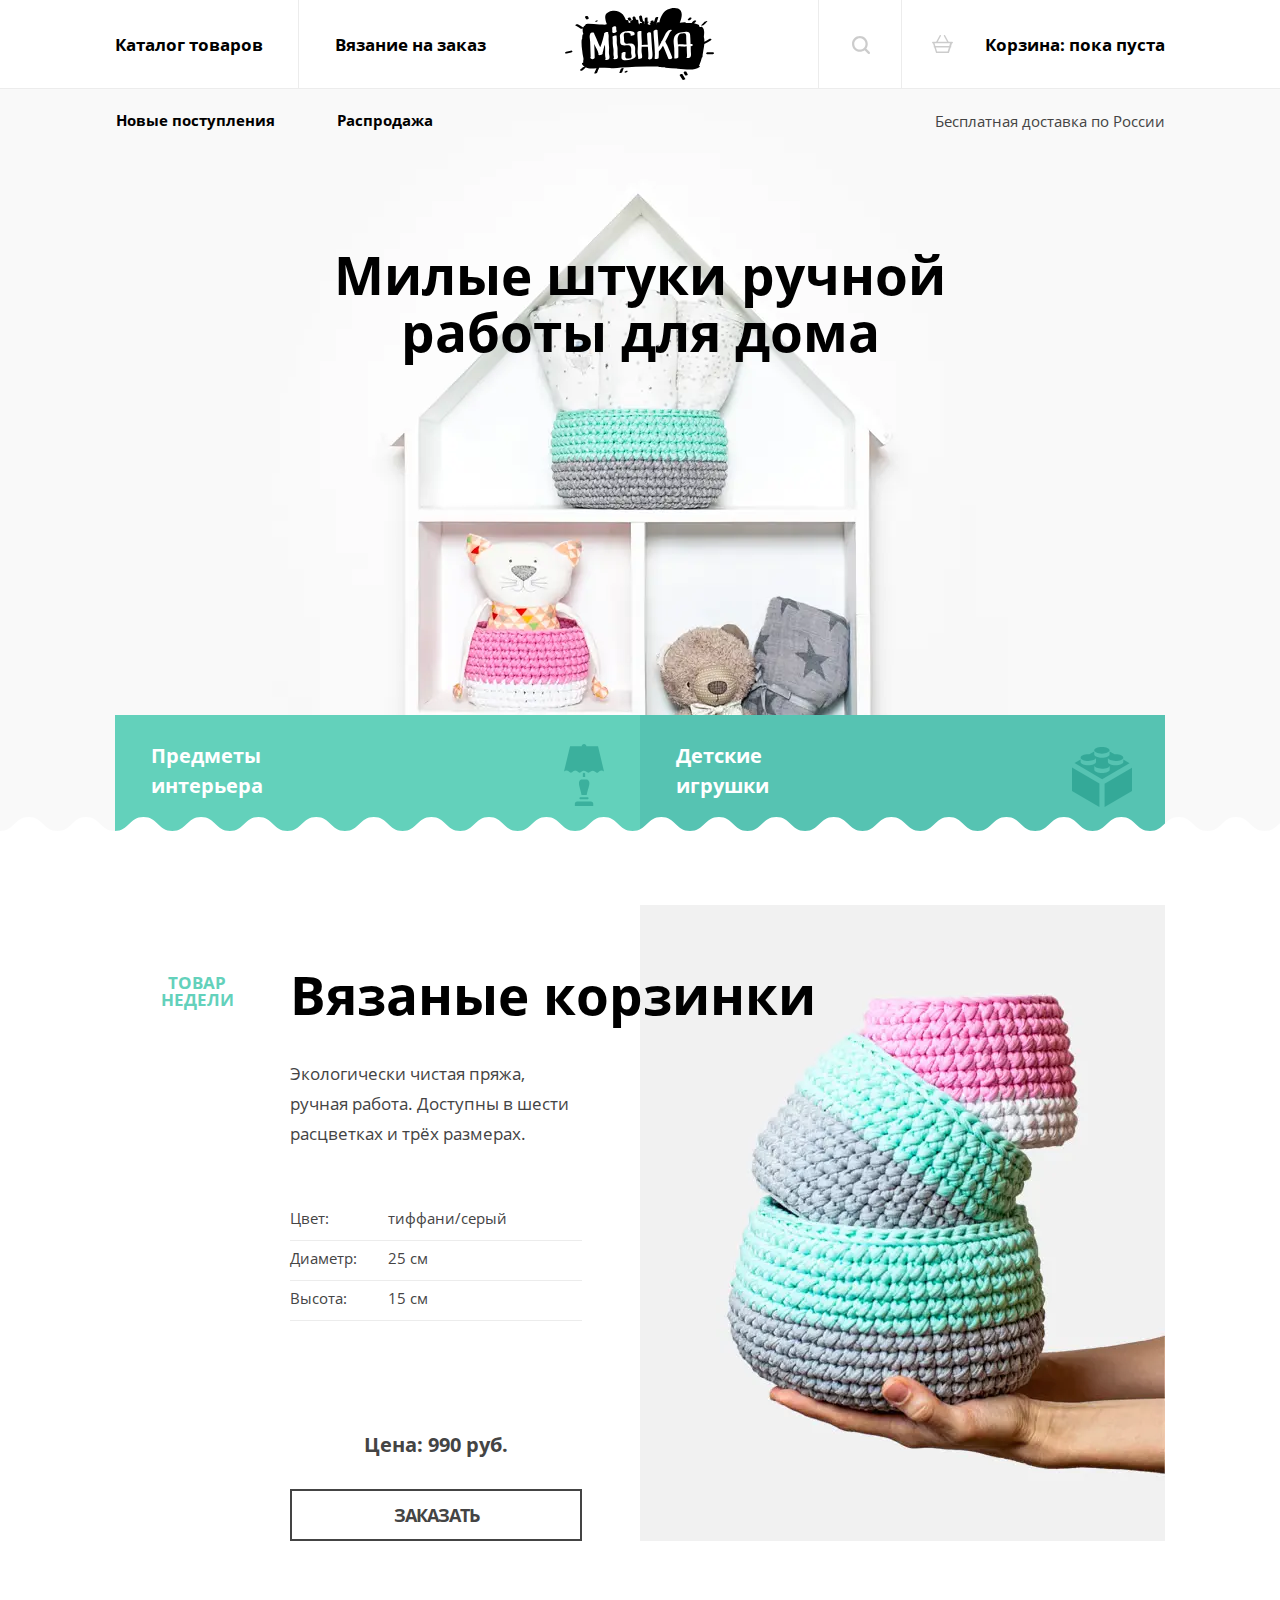
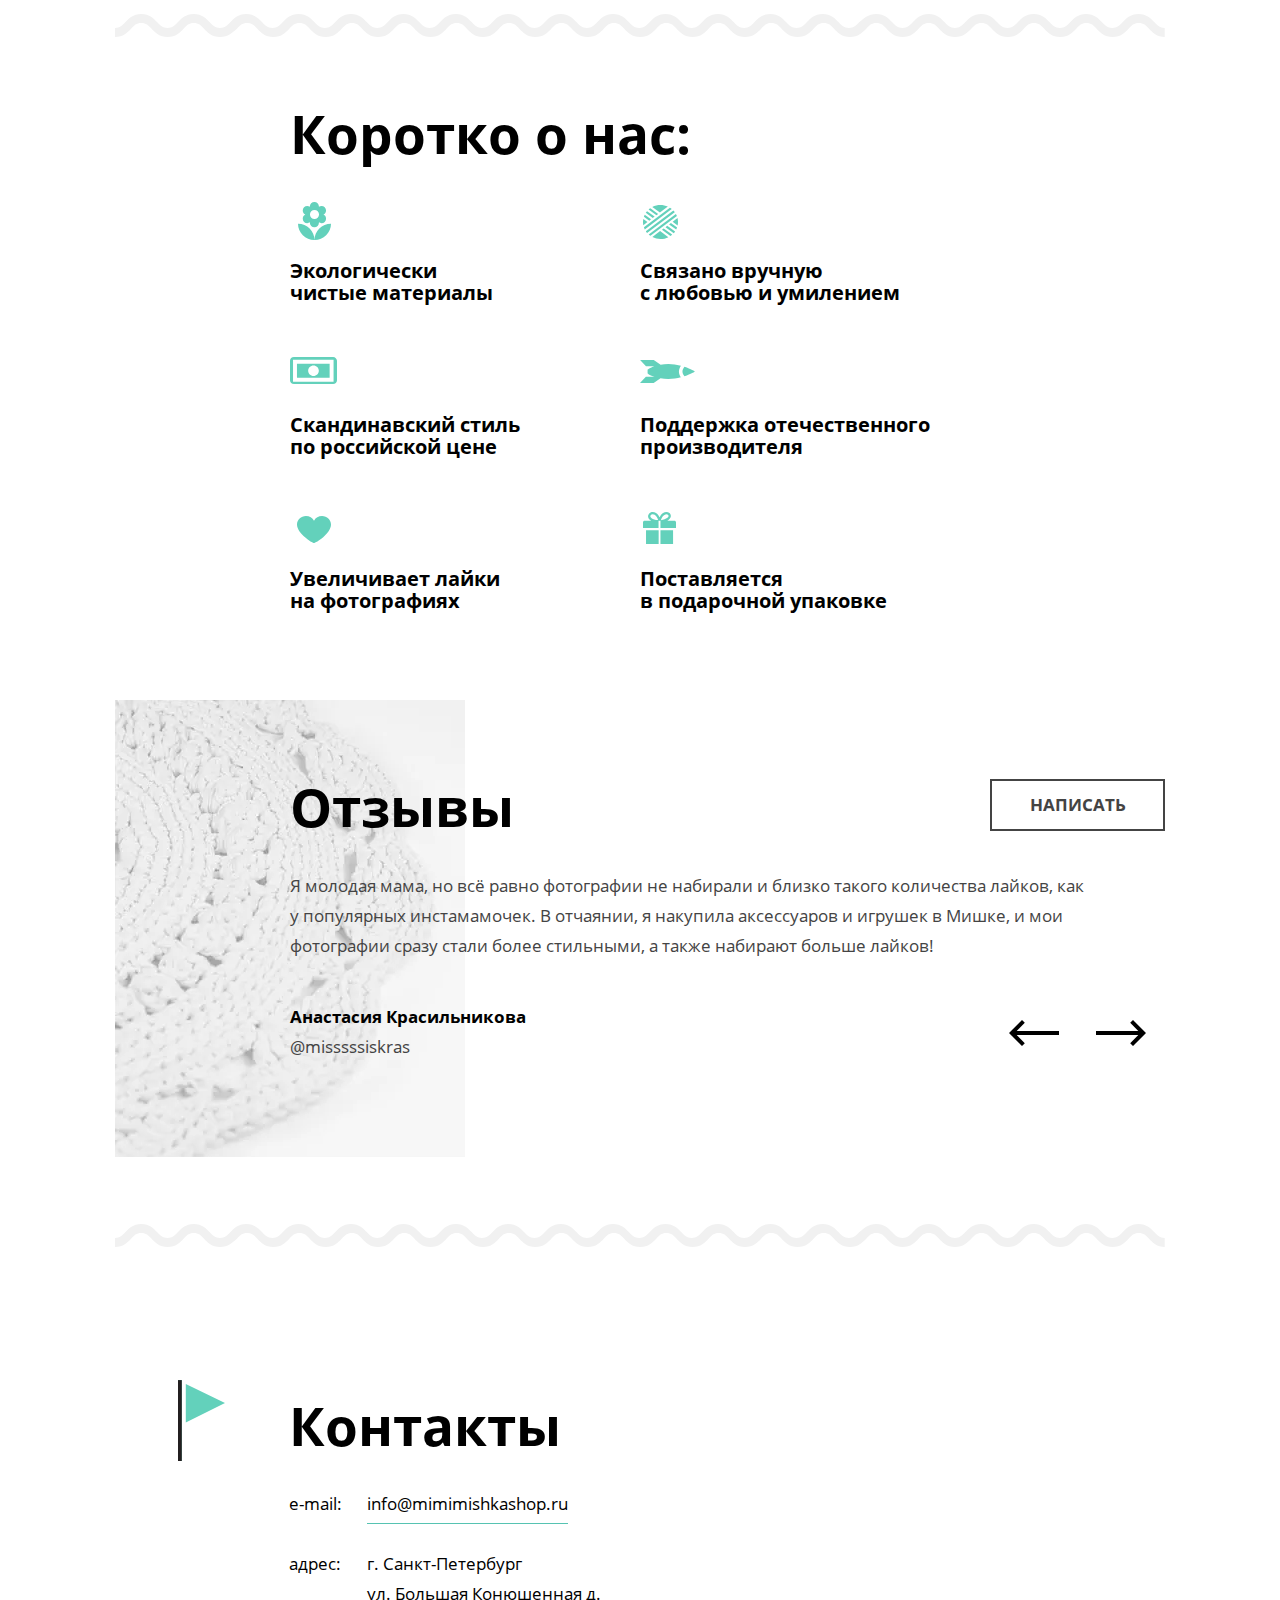
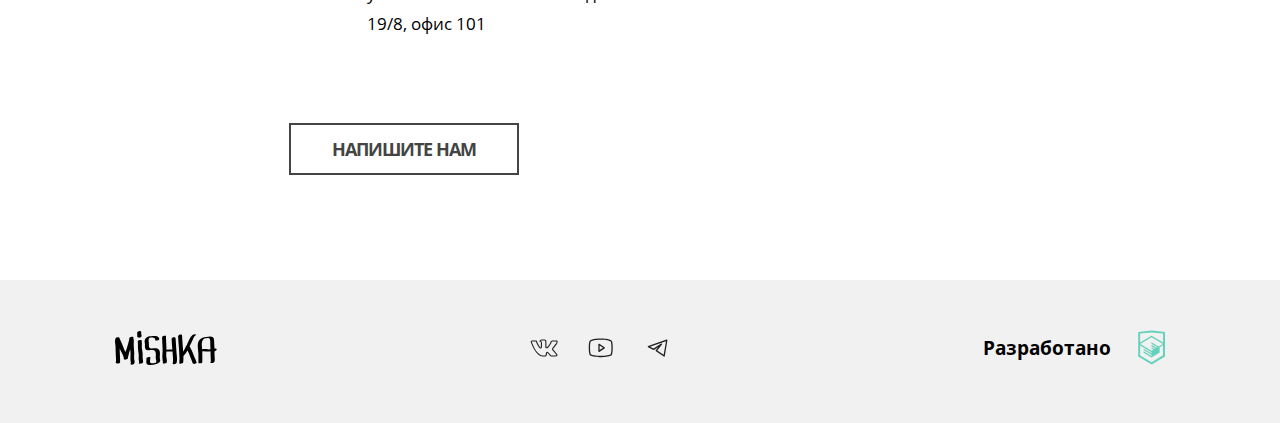
<file: index.html>
<!DOCTYPE html><html class="page" lang="ru"><head><meta charset="utf-8"><meta name="viewport" content="width=device-width,initial-scale=1"><meta name="keywords" content="вязаныеб корзинки, на заказ, зайчик-попрыгайчик, большая корзинка"><meta name="description" content="Милые штуки ручной работы для дома"><link rel="icon" href="./favicon.ico"><link rel="icon" href="./img/favicons/icon.svg" type="image/svg+xml"><link rel="apple-touch-icon" href="./img/favicons/apple.png"><link rel="manifest" href="./manifest.webmanifest"><link rel="preload" href="./fonts/opensans.woff2" type="font/woff2" as="font" crossorigin="anonymous"><link rel="preload" href="./fonts/opensansbold.woff2" type="font/woff2" as="font" crossorigin="anonymous"><link href="./css/style.min.css" rel="stylesheet"><title>Интернет магазин: Мишка</title></head><body class="page__body"><header class="main-header"><div class="main-header__wrapper"><a class="main-header__logo" href="index.html"><picture><source media="(min-width: 1150px)" srcset="./img/logo/logo-desktop.svg" width="149" height="72"><source media="(min-width: 768px)" srcset="./img/logo/logo-tablet.svg" width="113" height="46"><img class="main-header__logo-image" src="./img/logo/logo-mobile.svg" width="86" height="35" alt="Логотип сайта Мишка."></picture></a><nav class="main-nav main-nav--closed main-nav--nojs"><button class="main-nav__toggle" type="button"><span class="visually-hidden">Открыть меню.</span></button><div class="main-nav__wrapper"><ul class="main-nav__list site-list"><li class="site-list__item"><a class="site-list__link" href="catalog.html">Каталог товаров</a></li><li class="site-list__item"><a class="site-list__link" href="form.html">Вязание на заказ</a></li></ul><ul class="main-nav__list user-list"><li class="user-list__item"><a class="user-list__link user-list__link--search" href="#!"><svg class="user-list__icon user-list__icon--search-tablet" width="18" height="18" aria-hidden="true" focusable="false"><use xlink:href="./img/sprite.svg#icon-search"/></svg> <span class="user-list__search-text">Поиск по сайту</span></a></li><li class="user-list__item"><a class="user-list__link user-list__link--cart" href="#!"><svg class="user-list__icon" width="21" height="18" aria-hidden="true" focusable="false"><use xlink:href="./img/sprite.svg#icon-cart"/></svg> Корзина: пока пуста</a></li></ul><ul class="main-nav__list extra-list"><li class="extra-list__item"><a class="extra-list__link extra-list__link--display" href="#!">Новые поступления</a></li><li class="extra-list__item"><a class="extra-list__link extra-list__link--display" href="#!">Распродажа</a></li></ul><p class="main-nav__text-info">Бесплатная доставка по России</p></div></nav></div></header><main class="main-container"><h1 class="visually-hidden">Интернет магазин - Мишка.</h1><section class="main-container__hero hero"><div class="hero__text-wrapper"><h2 class="hero__title title">Милые штуки ручной работы&nbsp;для дома</h2></div><div class="hero__links-wrapper"><ul class="hero__list"><li class="hero__item"><a class="hero__link hero__link--interior" href="#!">Предметы<br>интерьера</a></li><li class="hero__item"><a class="hero__link hero__link--toy" href="#!">Детские<br>игрушки</a></li></ul></div></section><section class="main-container__popular popular"><div class="popular__wrapper"><div class="popular__title-group"><h2 class="popular__subtitle subtitle">Вязаные корзинки</h2><p class="popular__signature">Товар недели</p></div><div class="popular__content-group"><p class="popular__text">Экологически чистая пряжа,<br>ручная работа. Доступны в шести расцветках и трёх размерах.</p><dl class="popular__list"><div class="popular__item"><dt class="popular__term">Цвет:</dt><dd class="popular__definition">тиффани/серый</dd></div><div class="popular__item"><dt class="popular__term">Диаметр:</dt><dd class="popular__definition">25 см</dd></div><div class="popular__item"><dt class="popular__term">Высота:</dt><dd class="popular__definition">15 см</dd></div></dl><picture><source type="image/webp" media="(min-width: 1150px)" srcset="./img/products/popular-product-desktop@1x.webp, ./img/products/popular-product-desktop@2x.webp 2x" width="525" height="636"><source type="image/webp" media="(min-width: 768px)" srcset="./img/products/popular-product-tablet@1x.webp, ./img/products/popular-product-tablet@2x.webp 2x" width="334" height="404"><source type="image/webp" srcset="./img/products/popular-product-mobile@1x.webp, ./img/products/popular-product-mobile@2x.webp 2x" width="260" height="315"><source media="(min-width: 1150px)" srcset="./img/products/popular-product-desktop@1x.jpg, ./img/products/popular-product-desktop@2x.jpg 2x" width="525" height="636"><source media="(min-width: 768px)" srcset="./img/products/popular-product-tablet@1x.jpg, ./img/products/popular-product-tablet@2x.jpg 2x" width="334" height="404"><img class="popular__image" src="./img/products/popular-product-mobile@1x.jpg" srcset="./img/products/popular-product-mobile@2x.jpg 2x" width="260" height="315" alt="Три корзинки, вложенные одна в одну."></picture><p class="popular__price">Цена: 990 руб.</p><a class="popular__button button button--tag-button button--spacing" href="#!">Заказать</a></div></div></section><section class="main-container__about about"><div class="about__wrapper"><h2 class="about__subtitle subtitle">Коротко о нас:</h2><ul class="about__list"><li class="about__item about__item--material">Экологически<br>чистые материалы</li><li class="about__item about__item--manually">Связано вручную<br>с любовью и умилением</li><li class="about__item about__item--price">Скандинавский стиль<br>по российской цене</li><li class="about__item about__item--support">Поддержка отечественного производителя</li><li class="about__item about__item--like">Увеличивает лайки<br>на фотографиях</li><li class="about__item about__item--gift">Поставляется<br>в подарочной упаковке</li></ul></div></section><section class="main-container__reviews reviews"><div class="reviews__wrapper slider"><h2 class="reviews__subtitle subtitle">Отзывы</h2><div class="reviews__list slider__list"><blockquote class="reviews__item slider__item slider__item--current"><p class="reviews__text">Я молодая мама, но всё равно фотографии не набирали и близко такого количества лайков, как у&nbsp;популярных инстамамочек. В&nbsp;отчаянии, я накупила аксессуаров и игрушек в Мишке, и&nbsp;мои фотографии сразу стали более стильными, а также набирают больше лайков!</p><div class="reviews__autor-group"><cite class="reviews__autor-name">Анастасия Красильникова</cite><p class="reviews__id">@misssssiskras</p></div></blockquote><blockquote class="reviews__item slider__item slider__item--next visually-hidden"><p class="reviews__text">Я сестра молодой мамы, но всё равно фотографии не набирали и близко такого количества лайков, как у популярных инстамамочек. В отчаянии, я накупила аксессуаров и игрушек в Мишке, и мои фотографии сразу стали более стильными, а также набирают больше лайков!</p><div class="reviews__autor-group"><cite class="reviews__autor-name">Екатерина Красильникова</cite><p class="reviews__id">@misssssiskras2</p></div></blockquote><blockquote class="reviews__item slider__item slider__item--prev visually-hidden"><p class="reviews__text">Я двоюродная сестра молодой мамы, но всё равно фотографии не набирали и близко такого количества лайков, как у популярных инстамамочек. В отчаянии, я накупила аксессуаров и игрушек в Мишке, и мои фотографии сразу стали более стильными, а также набирают больше лайков!</p><div class="reviews__autor-group"><cite class="reviews__autor-name">Елена Красильникова</cite><p class="reviews__id">@misssssiskras3</p></div></blockquote></div><div class="reviews__arrow-buttons-group"><button class="reviews__arrow-button reviews__arrow-button--prev" type="button"><svg class="reviews__icon-arrow" width="50" height="26" aria-hidden="true" focusable="false"><use xlink:href="./img/sprite.svg#icon-arrow-prev"/></svg> <span class="visually-hidden">Предыдущий отзыв.</span></button> <button class="reviews__arrow-button reviews__arrow-button--next" type="button"><span class="visually-hidden">Следующий отзыв.</span> <svg class="reviews__icon-arrow" width="50" height="26" aria-hidden="true" focusable="false"><use xlink:href="./img/sprite.svg#icon-arrow-next"/></svg></button></div><a class="reviews__write button" href="#!">Написать</a></div></section><section class="main-container__contacts contacts"><div class="contacts__wrapper"><div class="contacts__text-wrapper"><h2 class="contacts__subtitle subtitle">Контакты</h2><dl class="contacts__list"><div class="contacts__item"><dt class="contacts__term">e-mail:</dt><dd class="contacts__definition"><a class="contacts__link" href="mailto:info@mimimishkashop.ru">info@mimimishkashop.ru</a></dd></div><div class="contacts__item"><dt class="contacts__term">адрес:</dt><dd class="contacts__definition">г. Санкт-Петербург<br>ул. Большая Конюшенная д. 19/8, офис 101</dd></div></dl></div><div class="contacts__map map"><picture><source type="image/webp" media="(min-width: 768px)" srcset="./img/map/map-tablet@1x.webp, ./img/map/map-tablet@2x.webp 2x" width="768" height="457"><source type="image/webp" srcset="./img/map/map-mobile@1x.webp, ./img/map/map-mobile@2x.webp 2x" width="320" height="454"><source media="(min-width: 768px)" srcset="./img/map/map-tablet@1x.png, ./img/map/map-tablet@2x.png 2x" width="768" height="457"><img class="map__map-image" src="./img/map/map-mobile@1x.png" srcset="./img/map/map-mobile@2x.png 2x" width="320" height="454" alt="Ардес магазина по адресу г. Санкт-Петербург ул. Большая Конюшенная д. 19/8, офис 101."></picture><iframe class="map__google map__google--nojs" src="https://www.google.com/maps/embed?pb=!1m18!1m12!1m3!1d1998.6037861610246!2d30.3230474!3d59.9387165!2m3!1f0!2f0!3f0!3m2!1i1024!2i768!4f13.1!3m3!1m2!1s0x4696310fca145cc1%3A0x42b32648d8238007!2z0JHQvtC70YzRiNCw0Y8g0JrQvtC90Y7RiNC10L3QvdCw0Y8g0YPQuy4sIDE5LzgsINCh0LDQvdC60YIt0J_QtdGC0LXRgNCx0YPRgNCzLCDQoNC-0YHRgdC40Y8sIDE5MTE4Ng!5e0!3m2!1sru!2sby!4v1669648036062!5m2!1sru!2sby" width="320" height="454" allowfullscreen title="Ардес магазина по адресу г. Санкт-Петербург ул. Большая Конюшенная д. 19/8, офис 101."></iframe></div><div class="contacts__button-wrapper"><a class="contacts__write button button--spacing" href="#!">Напишите нам</a></div></div></section></main><footer class="main-footer"><div class="main-footer__wrapper"><a class="main-footer__logo" href="index.html"><svg class="main-footer__logo" width="102" height="34" role="img" aria-label="Логотип сайта Мишка."><use xlink:href="./img/sprite.svg#site-logo"/></svg></a><div class="main-footer__social social"><ul class="social__list"><li class="social__item"><a class="social__link" href="https://vk.com/htmlacademy" target="_blank"><svg class="social__icon" width="29" height="23" aria-hidden="true" focusable="false"><use xlink:href="./img/sprite.svg#icon-vk"/></svg> <span class="visually-hidden">Вконтакте.</span></a></li><li class="social__item"><a class="social__link" href="https://www.youtube.com/user/htmlacademyru" target="_blank"><svg class="social__icon" width="29" height="23" aria-hidden="true" focusable="false"><use xlink:href="./img/sprite.svg#icon-youtube"/></svg> <span class="visually-hidden">Youtube.</span></a></li><li class="social__item"><a class="social__link" href="https://t.me/htmlacademy" target="_blank"><svg class="social__icon" width="29" height="23" aria-hidden="true" focusable="false"><use xlink:href="./img/sprite.svg#icon-telegram"/></svg> <span class="visually-hidden">Telegram.</span></a></li></ul></div><div class="main-footer__copyright copyright"><a class="copyright__link" href="https://htmlacademy.ru/intensive/adaptive" target="_blank"><b class="copyright__text">Разработано</b> <svg class="copyright__logo-icon" width="27" height="35" role="img" aria-label="Логотип HTML Academy."><use xlink:href="./img/sprite.svg#logo-html-academy"/></svg></a></div></div></footer><div class="modal-add"><section class="modal-add__content"><h2 class="modal-add__title">Добавить в корзину</h2><p class="modal-add__text">Выберите размер:</p><form class="modal-add__form" action="https://echo.htmlacademy.ru/" method="get"><div class="modal-add__radio-group"><label class="modal-add__text-option"><input class="modal-add__radio visually-hidden" type="radio" name="size" value="small" checked="checked"> <span class="modal-add__mark-radio"></span> s</label> <label class="modal-add__text-option"><input class="modal-add__radio visually-hidden" type="radio" name="size" value="medium"> <span class="modal-add__mark-radio"></span> m</label> <label class="modal-add__text-option"><input class="modal-add__radio visually-hidden" type="radio" name="size" value="large"> <span class="modal-add__mark-radio"></span> l</label></div><button class="modal-add__button button button--tag-button button--modal" type="submit">Добавить</button></form></section></div><script src="./js/mobile-menu.js"></script><script src="./js/map.js"></script></body></html>
</file>
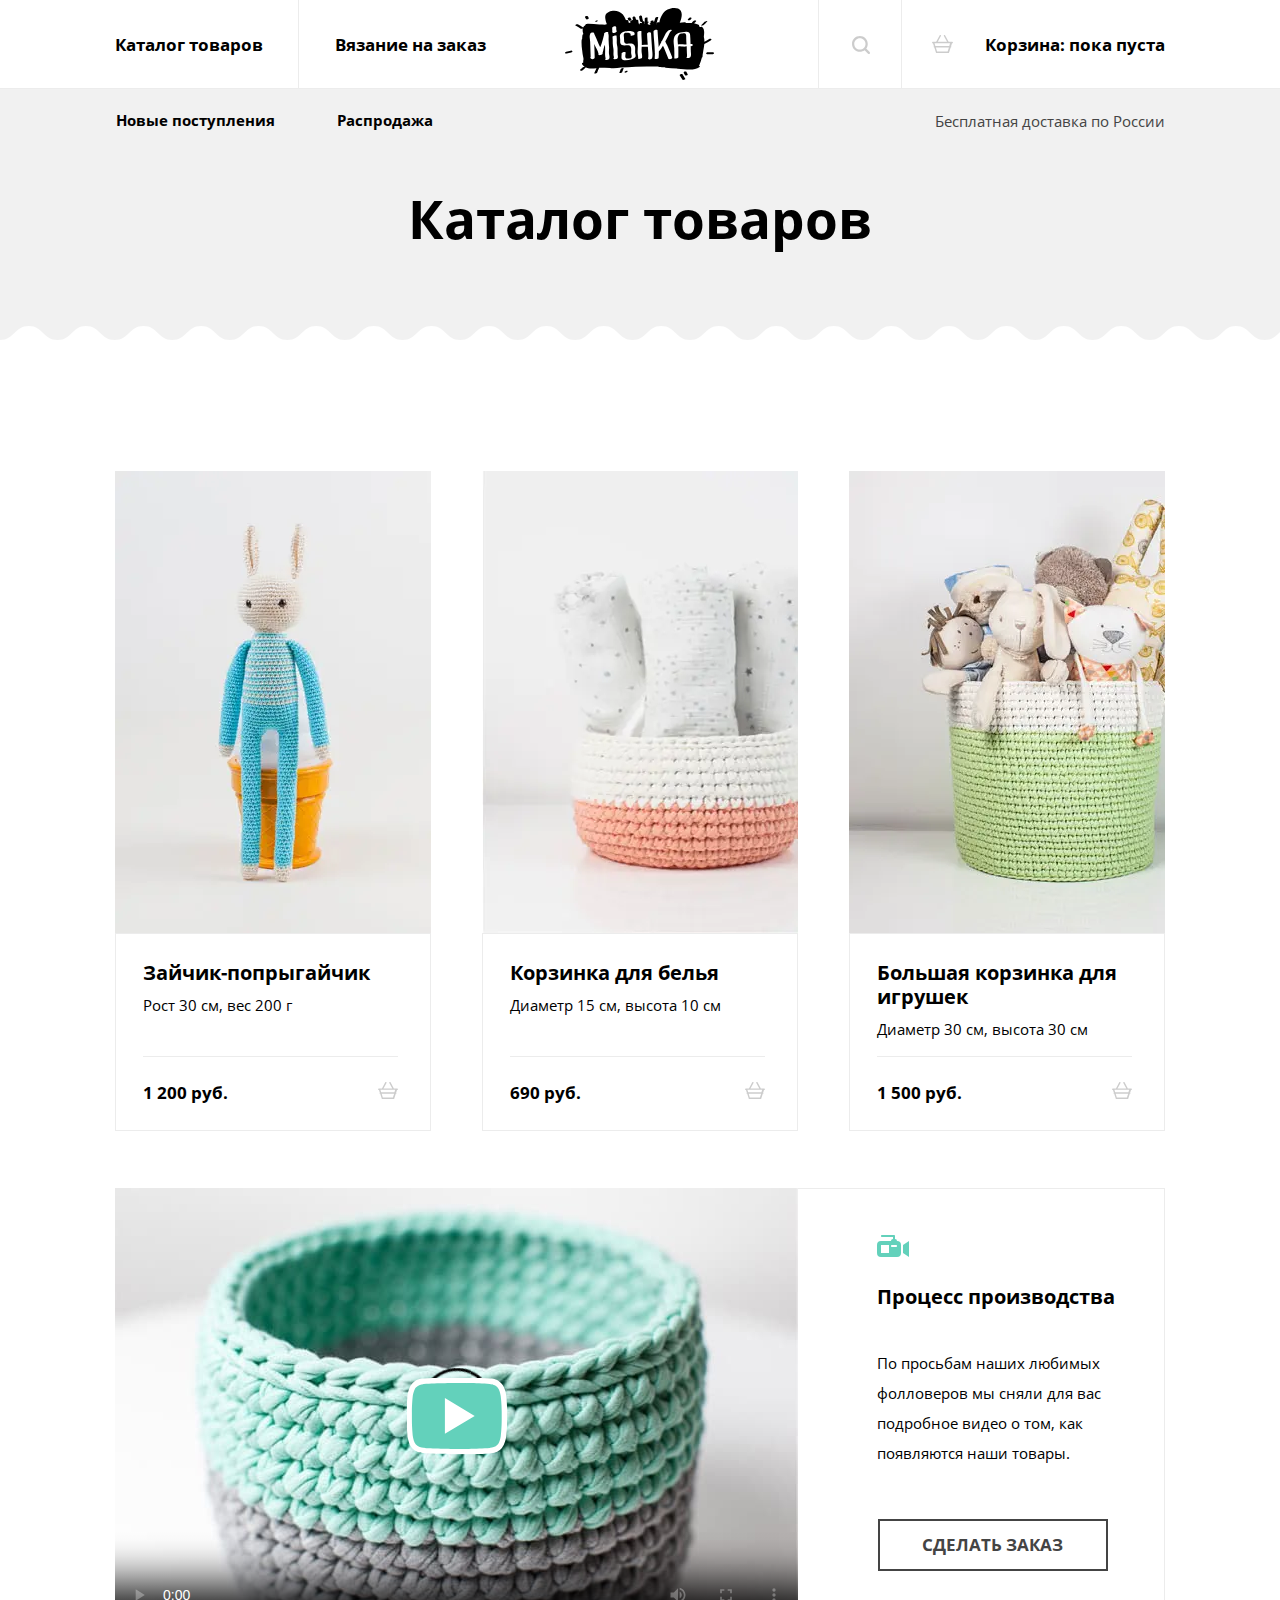
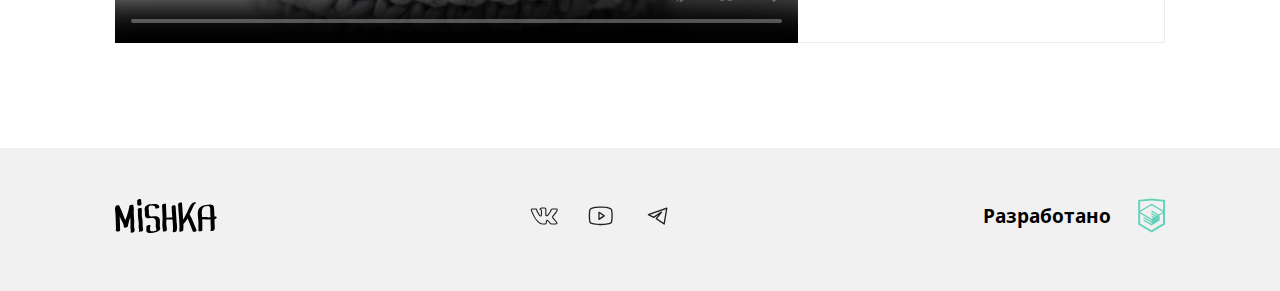
<file: catalog.html>
<!DOCTYPE html><html class="page" lang="ru"><head><meta charset="utf-8"><meta name="viewport" content="width=device-width,initial-scale=1"><meta name="keywords" content="вязаныеб корзинки, на заказ, зайчик-попрыгайчик, большая корзинка"><meta name="description" content="Милые штуки ручной работы для дома"><link rel="icon" href="./favicon.ico"><link rel="icon" href="./img/favicons/icon.svg" type="image/svg+xml"><link rel="apple-touch-icon" href="./img/favicons/apple.png"><link rel="manifest" href="./manifest.webmanifest"><link rel="preload" href="./fonts/opensans.woff2" type="font/woff2" as="font" crossorigin="anonymous"><link rel="preload" href="./fonts/opensansbold.woff2" type="font/woff2" as="font" crossorigin="anonymous"><link href="./css/style.min.css" rel="stylesheet"><title>Каталог товаров</title></head><body class="page__body"><header class="main-header"><div class="main-header__wrapper"><a class="main-header__logo" href="index.html"><picture><source media="(min-width: 1150px)" srcset="./img/logo/logo-desktop.svg" width="149" height="72"><source media="(min-width: 768px)" srcset="./img/logo/logo-tablet.svg" width="113" height="46"><img class="main-header__logo-image" src="./img/logo/logo-mobile.svg" width="86" height="35" alt="Логотип сайта Мишка."></picture></a><nav class="main-nav main-nav--closed main-nav--nojs"><button class="main-nav__toggle" type="button"><span class="visually-hidden">Открыть меню.</span></button><div class="main-nav__wrapper"><ul class="main-nav__list site-list"><li class="site-list__item"><a class="site-list__link" href="catalog.html">Каталог товаров</a></li><li class="site-list__item"><a class="site-list__link" href="form.html">Вязание на заказ</a></li></ul><ul class="main-nav__list user-list"><li class="user-list__item"><a class="user-list__link user-list__link--search" href="#!"><svg class="user-list__icon user-list__icon--search-tablet" width="18" height="18" aria-hidden="true" focusable="false"><use xlink:href="./img/sprite.svg#icon-search"/></svg> <span class="user-list__search-text">Поиск по сайту</span></a></li><li class="user-list__item"><a class="user-list__link user-list__link--cart" href="#!"><svg class="user-list__icon" width="21" height="18" aria-hidden="true" focusable="false"><use xlink:href="./img/sprite.svg#icon-cart"/></svg> Корзина: пока пуста</a></li></ul><ul class="main-nav__list extra-list"><li class="extra-list__item"><a class="extra-list__link extra-list__link--display" href="#!">Новые поступления</a></li><li class="extra-list__item"><a class="extra-list__link extra-list__link--display" href="#!">Распродажа</a></li></ul><p class="main-nav__text-info">Бесплатная доставка по России</p></div></nav></div></header><main class="main-container"><div class="main-container__title-wrapper main-container__title-wrapper--catalog"><h1 class="main-container__title title">Каталог товаров</h1></div><section class="main-container__catalog-products catalog-products"><h2 class="visually-hidden">Список товаров.</h2><div class="catalog-products__wrapper"><ul class="catalog-products__list"><li class="catalog-products__item product"><a class="product__link" href="#!"><picture><source type="image/webp" media="(min-width: 1150px)" srcset="./img/products/product-1-desktop@1x.webp, ./img/products/product-1-desktop@2x.webp 2x" width="316" height="462"><source type="image/webp" media="(min-width: 768px)" srcset="./img/products/product-1-tablet@1x.webp, ./img/products/product-1-tablet@2x.webp 2x" width="334" height="334"><source type="image/webp" srcset="./img/products/product-1-mobile@1x.webp, ./img/products/product-1-mobile@2x.webp 2x" width="260" height="195"><source media="(min-width: 1150px)" srcset="./img/products/product-1-desktop@1x.jpg, ./img/products/product-1-desktop@2x.jpg 2x" width="316" height="462"><source media="(min-width: 768px)" srcset="./img/products/product-1-tablet@1x.jpg, ./img/products/product-1-tablet@2x.jpg 2x" width="334" height="334"><img class="product__image" src="./img/products/product-1-mobile@1x.jpg" srcset="./img/products/product-1-mobile@2x.jpg 2x" width="260" height="195" alt="Зайчик в синем костюме."></picture></a><div class="product__group-info"><div class="product__text-group"><a class="product__link" href="#!"><h3 class="product__title">Зайчик-попрыгайчик</h3></a><p class="product__parameters">Рост 30 см, вес 200 г</p></div><div class="product__button-group"><b class="product__price">1 200 руб.</b> <a class="product__button" href="#!"><svg class="product__button-icon" width="20" height="19" aria-hidden="true" focusable="false"><use xlink:href="./img/sprite.svg#icon-cart"/></svg> <span class="visually-hidden">Добавить в корзину.</span></a></div></div></li><li class="catalog-products__item product"><a class="product__link" href="#!"><picture><source type="image/webp" media="(min-width: 1150px)" srcset="./img/products/product-2-desktop@1x.webp, ./img/products/product-2-desktop@2x.webp 2x" width="316" height="462"><source type="image/webp" media="(min-width: 768px)" srcset="./img/products/product-2-tablet@1x.webp, ./img/products/product-2-tablet@2x.webp 2x" width="334" height="334"><source type="image/webp" srcset="./img/products/product-2-mobile@1x.webp, ./img/products/product-2-mobile@2x.webp 2x" width="260" height="195"><source media="(min-width: 1150px)" srcset="./img/products/product-2-desktop@1x.jpg, ./img/products/product-2-desktop@2x.jpg 2x" width="316" height="462"><source media="(min-width: 768px)" srcset="./img/products/product-2-tablet@1x.jpg, ./img/products/product-2-tablet@2x.jpg 2x" width="334" height="334"><img class="product__image" src="./img/products/product-2-mobile@1x.jpg" srcset="./img/products/product-2-mobile@2x.jpg 2x" width="260" height="195" alt="Бело-оранжевая корзинка."></picture></a><div class="product__group-info"><div class="product__text-group"><a class="product__link" href="#!"><h3 class="product__title">Корзинка для белья</h3></a><p class="product__parameters">Диаметр 15 см, высота 10 см</p></div><div class="product__button-group"><b class="product__price">690 руб.</b> <a class="product__button" href="#!"><svg class="product__button-icon" width="20" height="19" aria-hidden="true" focusable="false"><use xlink:href="./img/sprite.svg#icon-cart"/></svg> <span class="visually-hidden">Добавить в корзину.</span></a></div></div></li><li class="catalog-products__item product"><a class="product__link" href="#!"><picture><source type="image/webp" media="(min-width: 1150px)" srcset="./img/products/product-3-desktop@1x.webp, ./img/products/product-3-desktop@2x.webp 2x" width="316" height="462"><source type="image/webp" media="(min-width: 768px)" srcset="./img/products/product-3-tablet@1x.webp, ./img/products/product-3-tablet@2x.webp 2x" width="334" height="334"><source type="image/webp" srcset="./img/products/product-3-mobile@1x.webp, ./img/products/product-3-mobile@2x.webp 2x" width="260" height="195"><source media="(min-width: 1150px)" srcset="./img/products/product-3-desktop@1x.jpg, ./img/products/product-3-desktop@2x.jpg 2x" width="316" height="462"><source media="(min-width: 768px)" srcset="./img/products/product-3-tablet@1x.jpg, ./img/products/product-3-tablet@2x.jpg 2x" width="334" height="334"><img class="product__image" src="./img/products/product-3-mobile@1x.jpg" srcset="./img/products/product-3-mobile@2x.jpg 2x" width="260" height="195" alt="Бело-зеленая корзинка."></picture></a><div class="product__group-info"><div class="product__text-group"><a class="product__link" href="#!"><h3 class="product__title">Большая корзинка для игрушек</h3></a><p class="product__parameters">Диаметр 30 см, высота 30 см</p></div><div class="product__button-group"><b class="product__price">1 500 руб.</b> <a class="product__button" href="#!"><svg class="product__button-icon" width="20" height="19" aria-hidden="true" focusable="false"><use xlink:href="./img/sprite.svg#icon-cart"/></svg> <span class="visually-hidden">Добавить в корзину.</span></a></div></div></li></ul></div></section><section class="main-container__production production"><div class="production__wrapper"><div class="production__title-wrapper"><h2 class="production__title">Процесс производства</h2></div><div class="production__player player"><video class="player__video" poster="./img/player/video-poster.jpg" controls><source src="#" type="video/mp4"><source src="#" type="video/ogg"><source src="#" type="video/webm"></video><button class="player__button" type="button"><span class="visually-hidden">Воспроизвести видео.</span></button></div><div class="production__group-botton"><p class="production__text">По просьбам наших любимых фолловеров мы сняли для вас подробное видео о том, как появляются наши товары.</p><a class="production__button button button--tag-button" href="#!">Сделать заказ</a></div></div></section></main><footer class="main-footer"><div class="main-footer__wrapper"><a class="main-footer__logo" href="index.html"><svg class="main-footer__logo" width="102" height="34" role="img" aria-label="Логотип сайта Мишка."><use xlink:href="./img/sprite.svg#site-logo"/></svg></a><div class="main-footer__social social"><ul class="social__list"><li class="social__item"><a class="social__link" href="https://vk.com/htmlacademy" target="_blank"><svg class="social__icon" width="29" height="23" aria-hidden="true" focusable="false"><use xlink:href="./img/sprite.svg#icon-vk"/></svg> <span class="visually-hidden">Вконтакте.</span></a></li><li class="social__item"><a class="social__link" href="https://www.youtube.com/user/htmlacademyru" target="_blank"><svg class="social__icon" width="29" height="23" aria-hidden="true" focusable="false"><use xlink:href="./img/sprite.svg#icon-youtube"/></svg> <span class="visually-hidden">Youtube.</span></a></li><li class="social__item"><a class="social__link" href="https://t.me/htmlacademy" target="_blank"><svg class="social__icon" width="29" height="23" aria-hidden="true" focusable="false"><use xlink:href="./img/sprite.svg#icon-telegram"/></svg> <span class="visually-hidden">Telegram.</span></a></li></ul></div><div class="main-footer__copyright copyright"><a class="copyright__link" href="https://htmlacademy.ru/intensive/adaptive" target="_blank"><b class="copyright__text">Разработано</b> <svg class="copyright__logo-icon" width="27" height="35" role="img" aria-label="Логотип HTML Academy."><use xlink:href="./img/sprite.svg#logo-html-academy"/></svg></a></div></div></footer><div class="modal-add"><section class="modal-add__content"><h2 class="modal-add__title">Добавить в корзину</h2><p class="modal-add__text">Выберите размер:</p><form class="modal-add__form" action="https://echo.htmlacademy.ru/" method="get"><div class="modal-add__radio-group"><label class="modal-add__text-option"><input class="modal-add__radio visually-hidden" type="radio" name="size" value="small" checked="checked"> <span class="modal-add__mark-radio"></span> s</label> <label class="modal-add__text-option"><input class="modal-add__radio visually-hidden" type="radio" name="size" value="medium"> <span class="modal-add__mark-radio"></span> m</label> <label class="modal-add__text-option"><input class="modal-add__radio visually-hidden" type="radio" name="size" value="large"> <span class="modal-add__mark-radio"></span> l</label></div><button class="modal-add__button button button--tag-button button--modal" type="submit">Добавить</button></form></section></div><script src="./js/mobile-menu.js"></script></body></html>
</file>
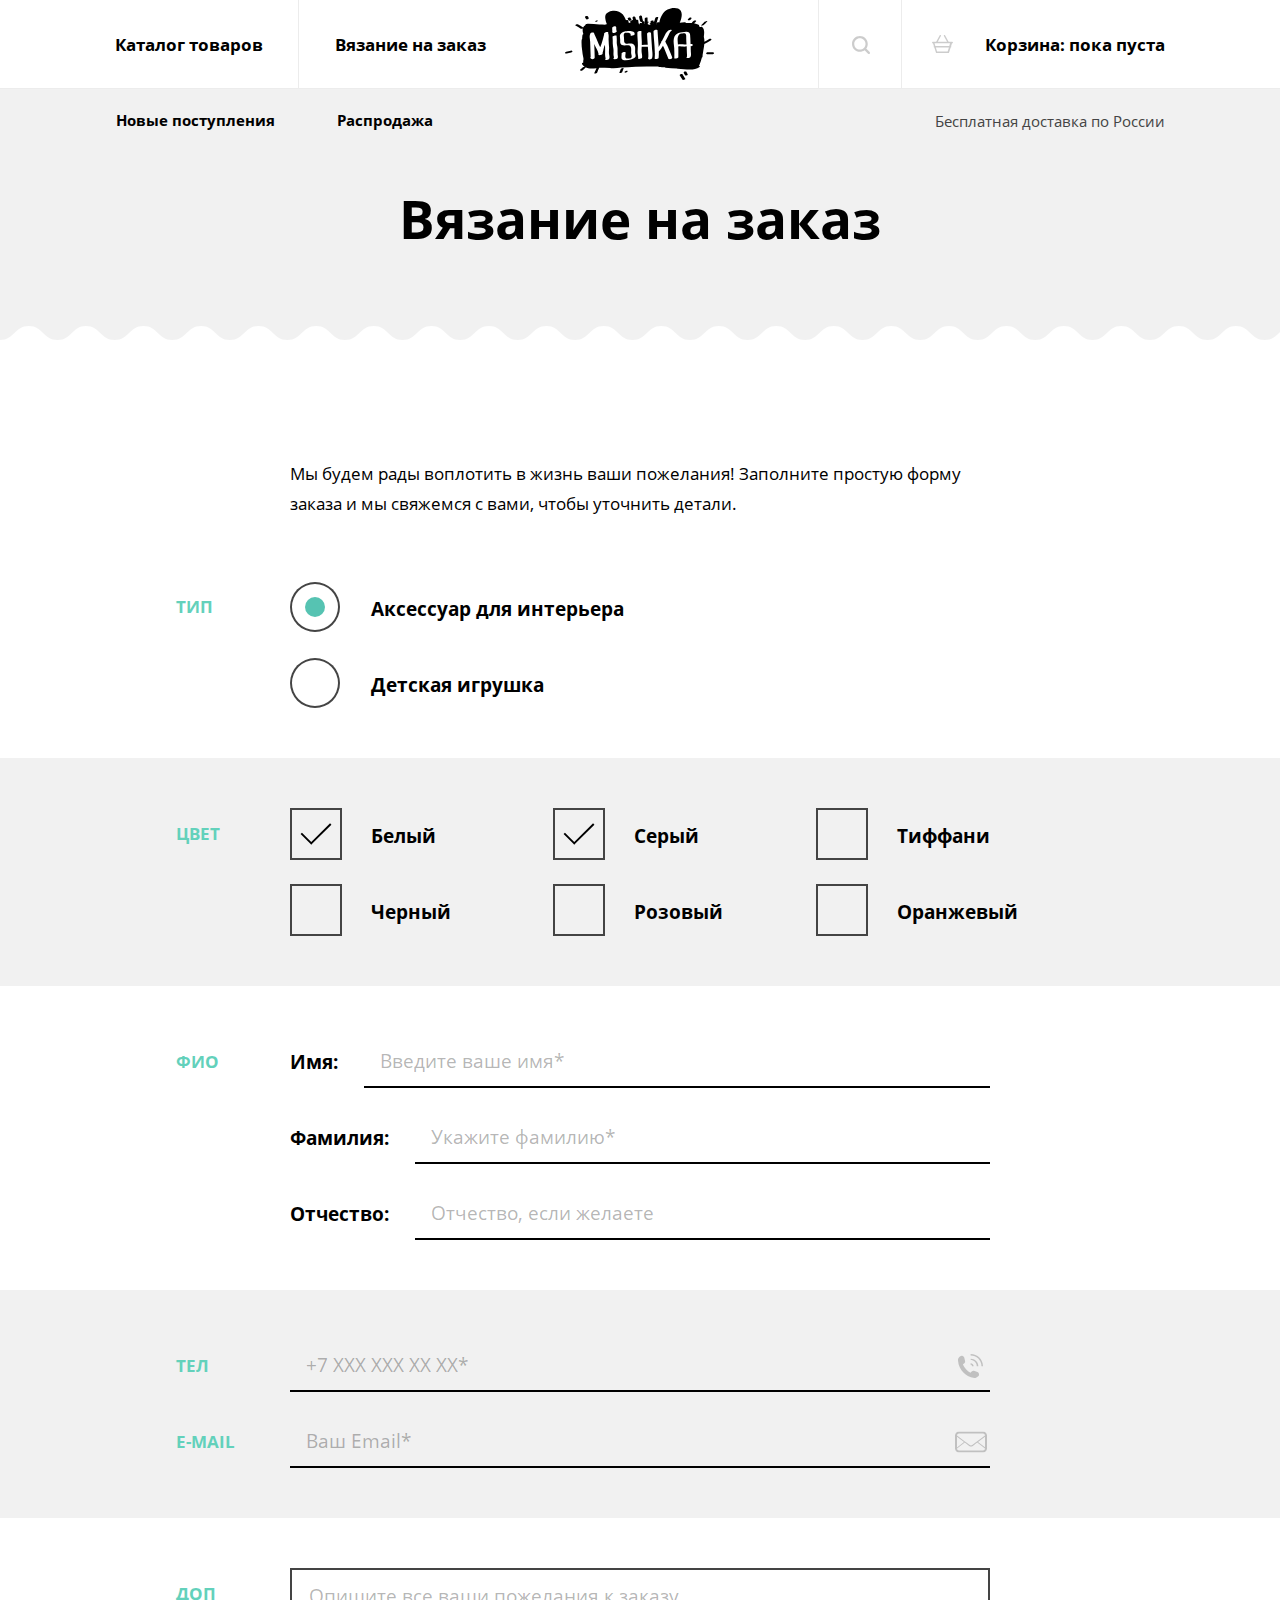
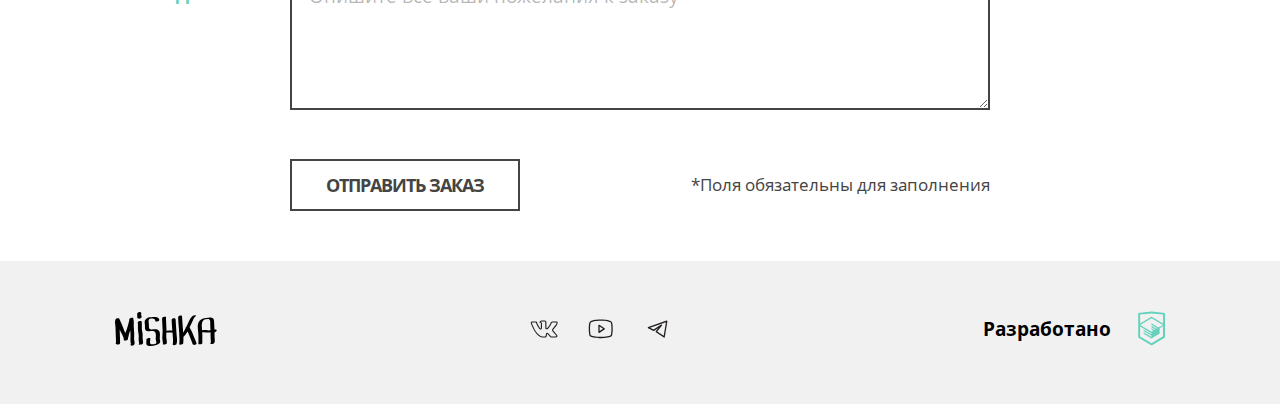
<file: form.html>
<!DOCTYPE html><html class="page" lang="ru"><head><meta charset="utf-8"><meta name="viewport" content="width=device-width,initial-scale=1"><meta name="keywords" content="вязаныеб корзинки, на заказ, зайчик-попрыгайчик, большая корзинка"><meta name="description" content="Милые штуки ручной работы для дома"><link rel="icon" href="./favicon.ico"><link rel="icon" href="./img/favicons/icon.svg" type="image/svg+xml"><link rel="apple-touch-icon" href="./img/favicons/apple.png"><link rel="manifest" href="./manifest.webmanifest"><link rel="preload" href="./fonts/opensans.woff2" type="font/woff2" as="font" crossorigin="anonymous"><link rel="preload" href="./fonts/opensansbold.woff2" type="font/woff2" as="font" crossorigin="anonymous"><link href="./css/style.min.css" rel="stylesheet"><title>Вязание на заказ</title></head><body class="page__body"><header class="main-header"><div class="main-header__wrapper"><a class="main-header__logo" href="index.html"><picture><source media="(min-width: 1150px)" srcset="./img/logo/logo-desktop.svg" width="149" height="72"><source media="(min-width: 768px)" srcset="./img/logo/logo-tablet.svg" width="113" height="46"><img class="main-header__logo-image" src="./img/logo/logo-mobile.svg" width="86" height="35" alt="Логотип сайта Мишка."></picture></a><nav class="main-nav main-nav--closed main-nav--nojs"><button class="main-nav__toggle" type="button"><span class="visually-hidden">Открыть меню.</span></button><div class="main-nav__wrapper"><ul class="main-nav__list site-list"><li class="site-list__item"><a class="site-list__link" href="catalog.html">Каталог товаров</a></li><li class="site-list__item"><a class="site-list__link" href="form.html">Вязание на заказ</a></li></ul><ul class="main-nav__list user-list"><li class="user-list__item"><a class="user-list__link user-list__link--search" href="#!"><svg class="user-list__icon user-list__icon--search-tablet" width="18" height="18" aria-hidden="true" focusable="false"><use xlink:href="./img/sprite.svg#icon-search"/></svg> <span class="user-list__search-text">Поиск по сайту</span></a></li><li class="user-list__item"><a class="user-list__link user-list__link--cart" href="#!"><svg class="user-list__icon" width="21" height="18" aria-hidden="true" focusable="false"><use xlink:href="./img/sprite.svg#icon-cart"/></svg> Корзина: пока пуста</a></li></ul><ul class="main-nav__list extra-list"><li class="extra-list__item"><a class="extra-list__link extra-list__link--display" href="#!">Новые поступления</a></li><li class="extra-list__item"><a class="extra-list__link extra-list__link--display" href="#!">Распродажа</a></li></ul><p class="main-nav__text-info">Бесплатная доставка по России</p></div></nav></div></header><main class="main-container"><div class="main-container__title-wrapper"><h1 class="main-container__title title">Вязание на заказ</h1></div><section class="main-container__request request"><div class="request__wrapper"><h2 class="visually-hidden">Форма заказа.</h2><p class="request__text">Мы будем рады воплотить в жизнь ваши пожелания! Заполните простую форму заказа и мы свяжемся с вами, чтобы уточнить детали.</p><form class="request__form" action="https://echo.htmlacademy.ru/" method="post"><fieldset class="fieldset-group fieldset-group--group-type"><p class="request__heading request__heading--type">Тип</p><ul class="list-radio"><li class="list-radio__item"><label class="list-radio__text-option text-option"><input class="list-radio__input-radio visually-hidden" type="radio" name="type" value="interior-accessory" checked="checked"> Аксессуар&nbsp;для интерьера <span class="list-radio__mark-radio"></span></label></li><li class="list-radio__item"><label class="list-radio__text-option text-option"><input class="list-radio__input-radio visually-hidden" type="radio" name="type" value="childrens-toy"> Детская игрушка <span class="list-radio__mark-radio"></span></label></li></ul></fieldset><div class="request__group-wrapper"><fieldset class="fieldset-group fieldset-group--group-color"><p class="request__heading request__heading--color">Цвет</p><ul class="list-checkbox"><li class="list-checkbox__item"><label class="list-checkbox__text-option text-option"><input class="list-checkbox__checkbox visually-hidden" type="checkbox" name="color" value="white" checked="checked"> <span class="list-checkbox__mark-checkbox"></span> Белый</label></li><li class="list-checkbox__item"><label class="list-checkbox__text-option text-option"><input class="list-checkbox__checkbox visually-hidden" type="checkbox" name="color" value="gray" checked="checked"> <span class="list-checkbox__mark-checkbox"></span> Серый</label></li><li class="list-checkbox__item"><label class="list-checkbox__text-option text-option"><input class="list-checkbox__checkbox visually-hidden" type="checkbox" name="color" value="tiffany"> <span class="list-checkbox__mark-checkbox"></span> Тиффани</label></li><li class="list-checkbox__item"><label class="list-checkbox__text-option text-option"><input class="list-checkbox__checkbox visually-hidden" type="checkbox" name="color" value="black"> <span class="list-checkbox__mark-checkbox"></span> Черный</label></li><li class="list-checkbox__item"><label class="list-checkbox__text-option text-option"><input class="list-checkbox__checkbox visually-hidden" type="checkbox" name="color" value="pink"> <span class="list-checkbox__mark-checkbox"></span> Розовый</label></li><li class="list-checkbox__item"><label class="list-checkbox__text-option text-option"><input class="list-checkbox__checkbox visually-hidden" type="checkbox" name="color" value="orange"> <span class="list-checkbox__mark-checkbox"></span> Оранжевый</label></li></ul></fieldset></div><fieldset class="fieldset-group fieldset-group--group-initials"><p class="request__heading request__heading--initials">ФИО</p><div class="request__inintials-wrappers"><label class="request__text-initials"><span>Имя:</span> <input class="request__field field-entry" type="text" name="first-name" placeholder="Введите ваше имя*" required></label> <label class="request__text-initials"><span>Фамилия:</span> <input class="request__field field-entry" type="text" name="last-name" placeholder="Укажите фамилию*" required></label> <label class="request__text-initials"><span>Отчество:</span> <input class="request__field field-entry" type="text" name="patronymic" placeholder="Отчество, если желаете"></label></div></fieldset><div class="request__group-wrapper"><fieldset class="fieldset-group fieldset-group--group-phone"><label class="request__heading request__heading--phone" for="phone">Тел <span class="visually-hidden">ефон.</span></label><div class="request__group-input"><input class="request__field field-entry field-entry--icon" type="tel" id="phone" name="phone" placeholder="+7 ХХХ ХХХ ХХ ХХ*" pattern="\+7\s[0-9]{3}\s[0-9]{3}\s[0-9]{2}\s[0-9]{2}" required> <svg class="request__icon-input" width="25" height="24" aria-hidden="true" focusable="false"><use xlink:href="./img/sprite.svg#phone"/></svg></div></fieldset><fieldset class="fieldset-group fieldset-group--group-email"><label class="request__heading request__heading--email" for="email">E-mail</label><div class="request__group-input"><input class="request__field field-entry field-entry--icon" type="email" id="email" name="email" placeholder="Ваш Email*" required> <svg class="request__icon-input request__icon-input--message" width="32" height="21" aria-hidden="true" focusable="false"><use xlink:href="./img/sprite.svg#mail"/></svg></div></fieldset></div><fieldset class="fieldset-group fieldset-group--additionally"><label class="request__heading request__heading--additionally" for="text">Доп <span class="visually-hidden">олнительное пожелание.</span></label> <textarea class="request__field field-entry field-entry--textarea" id="text" name="text" placeholder="Опишите все ваши пожелания к заказу"></textarea></fieldset><div class="request__group-bottom"><span class="request__subtext">*Поля обязательны для заполнения</span> <button class="request__button button button--tag-button button--spacing" type="submit">Отправить заказ</button></div></form></div></section></main><footer class="main-footer"><div class="main-footer__wrapper"><a class="main-footer__logo" href="index.html"><svg class="main-footer__logo" width="102" height="34" role="img" aria-label="Логотип сайта Мишка."><use xlink:href="./img/sprite.svg#site-logo"/></svg></a><div class="main-footer__social social"><ul class="social__list"><li class="social__item"><a class="social__link" href="https://vk.com/htmlacademy" target="_blank"><svg class="social__icon" width="29" height="23" aria-hidden="true" focusable="false"><use xlink:href="./img/sprite.svg#icon-vk"/></svg> <span class="visually-hidden">Вконтакте.</span></a></li><li class="social__item"><a class="social__link" href="https://www.youtube.com/user/htmlacademyru" target="_blank"><svg class="social__icon" width="29" height="23" aria-hidden="true" focusable="false"><use xlink:href="./img/sprite.svg#icon-youtube"/></svg> <span class="visually-hidden">Youtube.</span></a></li><li class="social__item"><a class="social__link" href="https://t.me/htmlacademy" target="_blank"><svg class="social__icon" width="29" height="23" aria-hidden="true" focusable="false"><use xlink:href="./img/sprite.svg#icon-telegram"/></svg> <span class="visually-hidden">Telegram.</span></a></li></ul></div><div class="main-footer__copyright copyright"><a class="copyright__link" href="https://htmlacademy.ru/intensive/adaptive" target="_blank"><b class="copyright__text">Разработано</b> <svg class="copyright__logo-icon" width="27" height="35" role="img" aria-label="Логотип HTML Academy."><use xlink:href="./img/sprite.svg#logo-html-academy"/></svg></a></div></div></footer><script src="./js/mobile-menu.js"></script></body></html>
</file>
<file: css/style.min.css>
@font-face{font-family:"Open Sans";font-style:normal;font-weight:400;src:url(../fonts/opensans.woff2)format("woff2"),url(../fonts/opensans.woff)format("woff");font-display:swap}@font-face{font-family:"Open Sans";font-style:normal;font-weight:700;src:url(../fonts/opensansbold.woff2)format("woff2"),url(../fonts/opensansbold.woff)format("woff");font-display:swap}::after,::before{box-sizing:border-box}.visually-hidden{position:absolute;width:1px;height:1px;margin:-1px;border:0;padding:0;white-space:nowrap;-webkit-clip-path:inset(100%);clip-path:inset(100%);clip:rect(0 0 0 0);overflow:hidden}.button{display:block;padding:16px 0;width:260px;font-weight:700;font-size:18px;line-height:20px;text-align:center;color:#444;box-shadow:inset 0 0 0 2px #444;text-decoration:none;text-transform:uppercase}.button--tag-button{font-family:inherit;border:0;background-color:transparent;cursor:pointer}@media (min-width:768px){.button--spacing{letter-spacing:-1px}}.button:hover{background-color:#444;color:#fff}.button:focus-visible{box-shadow:inset 0 0 0 2px #46c1ae;outline:0}.button:active{background-color:#444;color:rgba(255,255,255,.3)}.button--modal{width:100%;padding:18px 0;font-size:17px;line-height:16px;background-color:#63d1bb;color:#fff;box-shadow:none}.button--modal:focus-visible,.button--modal:hover{outline:0;background-color:#46c1ae;color:#fff}.button--modal:active{background-color:rgba(70,193,174,.3);color:#fff}.title{margin:0;font-weight:700;font-size:27px;line-height:30px}@media (min-width:768px){.title{font-size:43px;line-height:50px}}@media (min-width:1150px){.title{font-size:53px;line-height:57px}}.subtitle{margin:0;font-weight:700;font-size:25px;line-height:30px}@media (min-width:768px){.subtitle{font-size:43px;line-height:50px}}@media (min-width:1150px){.subtitle{font-size:53px;line-height:57px}}.page{height:100%;font-family:"Open Sans","Arial",sans-serif;font-size:17px;line-height:24px}.page__body{min-height:100%;margin:0;color:#000;display:grid;grid-template-rows:min-content 1fr min-content}.main-header{min-height:79px;border-bottom:1px solid #ececec}@media (max-width:767px){.main-header{position:relative}}.main-header__wrapper{display:flex;flex-direction:column}@media (min-width:768px){.main-header__wrapper{position:relative;flex-direction:row;justify-content:space-between;align-items:center;padding:0 50px}}@media (min-width:1150px){.main-header__wrapper{width:1050px;margin:0 auto}}@media (max-width:767px){.main-header__logo{margin:22px auto}}@media (min-width:1150px){.main-header__logo{position:absolute;left:calc(43% + 5px)}}.main-header__logo:hover{opacity:.6}.main-header__logo:focus-visible{box-shadow:0 0 0 2px #46c1ae;outline:0}.main-header__logo:active{opacity:.3}.main-header__logo-image{display:block}.main-nav{width:100%}@media (max-width:767px){.main-nav--closed .main-nav__toggle::before{position:absolute;content:"";top:calc(50% - 7px);left:calc(50% - 10px);width:20px;height:2px;background-color:currentColor;box-shadow:0 6px 0 0 currentColor,0 12px 0 0 currentColor}.main-nav--closed .main-nav__wrapper{display:none}.main-nav--opened .main-nav__toggle::after,.main-nav--opened .main-nav__toggle::before{position:absolute;content:"";top:50%;left:calc(50% - 13px);width:27px;height:2px;background-color:currentColor}.main-nav--opened .main-nav__toggle::before{transform:rotate(45deg)}.main-nav--opened .main-nav__toggle::after{transform:rotate(-45deg)}.main-nav--opened .main-nav__wrapper{position:absolute;display:block;top:100%;left:0;z-index:10;width:100%;background-color:#fff;box-shadow:0 1px 0 0#ececec}}.main-nav--nojs .main-nav__toggle{display:none}@media (max-width:767px){.main-nav--nojs .main-nav__wrapper{position:static;display:block}}.main-nav__toggle{position:absolute;padding:24px;top:50%;right:17px;transform:translateY(-50%);width:20px;height:14px;border:0;background-color:transparent;color:#231f20;cursor:pointer}.main-nav__toggle:hover{color:#63d1bb}.main-nav__toggle:focus-visible{color:#63d1bb;box-shadow:inset 0 0 0 2px #46c1ae;outline:0}.main-nav__toggle:active{color:rgba(99,209,187,.3)}@media (min-width:768px){.main-nav__toggle{display:none}.main-nav__wrapper{display:flex;justify-content:flex-end}}@media (min-width:1150px){.main-nav__wrapper{justify-content:space-between}}.main-nav__text-info{display:none;margin:0;font-size:15px;color:#444}@media (min-width:768px){.main-nav__text-info{display:block;margin:21px 0 0;position:absolute;top:100%;right:50px;max-width:235px;text-align:right}}.site-list{padding:0;margin:0;list-style-type:none;font-weight:700}@media (min-width:768px){.site-list{position:absolute;top:100%;left:50px;right:40%;display:flex;justify-content:flex-start;flex-wrap:wrap;font-size:15px;transform:translateX(-18px)}}@media (min-width:1150px){.site-list{position:static;align-content:flex-start;transform:translateX(-36px);max-width:455px}}@media (max-width:767px){.site-list__item{box-shadow:inset 0 1px 0 0#ececec}}@media (min-width:1150px){.site-list__item:nth-child(odd){box-shadow:inset -1px 0 0 0#ececec}}.site-list__link{color:inherit;text-decoration:none;display:block;padding:28px 31px 27px 76px}.site-list__link:hover{color:rgba(0,0,0,.6)}.site-list__link:active{color:rgba(0,0,0,.3)}@media (min-width:768px){.site-list__link{box-shadow:none;padding:21px 18px}}@media (min-width:1150px){.site-list__link{font-size:17px;padding:33px 36px 31px}}.site-list__link:focus-visible{box-shadow:inset 0 0 0 2px #46c1ae;outline:0}.user-list{padding:0;margin:0;list-style-type:none;font-weight:700}@media (min-width:768px){.user-list{display:flex;justify-content:flex-end;flex-wrap:wrap;width:100%;transform:translateX(36px)}}@media (min-width:1150px){.user-list{align-content:flex-start;max-width:455px}}@media (max-width:767px){.user-list__item{box-shadow:inset 0 1px 0 0#ececec}}@media (min-width:768px){.user-list__item{box-shadow:inset 1px 0 0 0#ececec}}.user-list__link{color:inherit;text-decoration:none;position:relative;display:block;padding:28px 31px 27px 76px}.user-list__link:hover{color:rgba(0,0,0,.6)}.user-list__link:active{color:rgba(0,0,0,.3)}@media (min-width:768px){.user-list__link{padding:33px 36px 31px}.user-list__link--search{padding:36px 31px 34px 34px}.user-list__link--cart{padding-left:84px}}.user-list__link:focus-visible{box-shadow:inset 0 0 0 2px #46c1ae;outline:0}.user-list__link:focus-visible .user-list__icon,.user-list__link:hover .user-list__icon{color:#63d1bb}.user-list__link:active .user-list__icon{color:rgba(99,209,187,.3)}.user-list__icon{display:block;position:absolute;top:calc(50% - 9px);left:31px;color:rgba(0,0,0,.2)}@media (min-width:768px){.user-list__icon--search-tablet{position:static}.user-list__search-text{display:none}}.extra-list{padding:0;margin:0;list-style-type:none;font-weight:700;display:none}@media (min-width:1150px){.extra-list{position:absolute;top:100%;left:50px;right:40%;display:flex;justify-content:flex-start;flex-wrap:wrap;font-size:15px;transform:translateX(-30px)}}.extra-list__link{color:inherit;text-decoration:none;display:block}.extra-list__link:hover{color:rgba(0,0,0,.6)}.extra-list__link:active{color:rgba(0,0,0,.3)}@media (min-width:1150px){.extra-list__link{padding:20px 31px}}.extra-list__link:focus-visible{box-shadow:inset 0 0 0 2px #46c1ae;outline:0}.main-container__hero{margin-bottom:31px}@media (min-width:768px){.main-container__hero{margin-bottom:53px}}@media (min-width:1150px){.main-container__hero{margin-bottom:70px}}.main-container__popular{margin-bottom:31px}@media (min-width:768px){.main-container__popular{margin-bottom:57px}}@media (min-width:1150px){.main-container__popular{margin-bottom:68px}}.main-container__about{margin-bottom:57px}@media (min-width:768px){.main-container__about{margin-bottom:82px}}@media (min-width:1150px){.main-container__about{margin-bottom:88px}}.main-container__reviews{margin-bottom:38px}@media (min-width:768px){.main-container__reviews{margin-bottom:46px}}@media (min-width:1150px){.main-container__reviews{margin-bottom:71px}}.main-container__contacts{margin-bottom:39px}@media (min-width:768px){.main-container__contacts{margin-bottom:57px}}@media (min-width:1150px){.main-container__contacts{margin-bottom:105px}}.main-container__title-wrapper{padding:0 30px;margin:0 0 17px;background-color:#f1f1f1;z-index:-1}@media (min-width:768px){.main-container__title-wrapper{position:relative;padding:0 50px;margin:0 0 67px}.main-container__title-wrapper::after{position:absolute;content:"";left:0;bottom:-12px;width:100%;height:24px;background:url(../img/svg/zigzag-fill.svg)0/auto 24px repeat-x}}@media (min-width:1150px){.main-container__title-wrapper{padding:0;margin:0 0 111px}.main-container__title-wrapper::after{height:34px;background-size:auto 34px}}.main-container__title-wrapper--catalog{margin:0 0 30px}@media (min-width:768px){.main-container__title-wrapper--catalog{margin-bottom:79px}}@media (min-width:1150px){.main-container__title-wrapper--catalog{margin-bottom:123px}}.main-container__title{padding:73px 0;text-align:center}@media (min-width:768px){.main-container__title{padding:101px 0 74px}}@media (min-width:1150px){.main-container__title{width:1050px;margin:0 auto;padding:101px 50px}}.main-container__request{margin-bottom:55px}@media (min-width:768px){.main-container__request{margin-bottom:50px}}.main-container__catalog-products{margin-bottom:30px}@media (min-width:768px){.main-container__catalog-products{margin-bottom:53px}}@media (min-width:1150px){.main-container__catalog-products{margin-bottom:57px}}.main-container__production{margin-bottom:58px}@media (min-width:768px){.main-container__production{margin-bottom:64px}}@media (min-width:1150px){.main-container__production{margin-bottom:105px}}.hero{display:flex;flex-direction:column;min-height:488px;background:#f9f9f9 url(../img/background/hero-mobile@1x.jpg)center top -17px no-repeat;background-image:url(../img/background/hero-mobile@1x.webp);background-size:auto 373px}@media (min-resolution:2dppx){.hero{background-image:url(../img/background/hero-mobile@2x.webp)}}@media (min-width:768px){.hero{min-height:745px;background:#f9f9f9 url(../img/background/hero-tablet@1x.jpg)center no-repeat;background-image:url(../img/background/hero-tablet@1x.webp);background-size:auto 746px}}@media (min-width:768px) and (min-resolution:2dppx){.hero{background-image:url(../img/background/hero-tablet@2x.webp)}}@media (min-width:1150px){.hero{background-position:center top}}.hero__text-wrapper{padding:0 30px}@media (min-width:768px){.hero__text-wrapper{padding:0 50px}}@media (min-width:1150px){.hero__text-wrapper{width:1050px;margin:0 auto}}.hero__title{padding:72px 0;text-align:center}@media (min-width:768px){.hero__title{padding:155px 0}}@media (min-width:1150px){.hero__title{width:700px;padding:157px 0;margin:0 auto}}.hero__links-wrapper{margin-top:auto}@media (min-width:768px){.hero__links-wrapper{padding:0 50px;position:relative}.hero__links-wrapper::after{position:absolute;content:"";left:0;bottom:-12px;width:100%;height:24px;background:url(../img/svg/zigzag-fill.svg)0/auto 24px repeat-x}}@media (min-width:1150px){.hero__links-wrapper{padding:0}.hero__links-wrapper::after{height:34px;bottom:-17px;background-size:auto 34px}}.hero__list{padding:0;margin:0;list-style-type:none}@media (min-width:768px){.hero__list{display:flex;flex-wrap:wrap}}@media (min-width:1150px){.hero__list{width:1050px;margin:0 auto}}.hero__item{display:flex;flex-direction:column;min-height:103px}@media (min-width:768px){.hero__item{width:50%;min-height:119px}}.hero__link{position:relative;display:block;flex-grow:1;font-weight:700;font-size:19px;text-decoration:none;color:#fff;padding:24px 95px 31px 30px;background-color:#63d1bb}.hero__link::after{position:absolute;content:"";background-repeat:no-repeat;background-position:center;opacity:.5}.hero__link:focus-visible,.hero__link:hover{outline:0;padding-bottom:38px;margin-top:-7px;background-color:#59d5bc}.hero__link:focus-visible::after,.hero__link:hover::after{opacity:.7}.hero__link:active::after{opacity:.3}@media (min-width:768px){.hero__link{padding:26px 100px 33px 36px;font-size:20px;line-height:30px}}.hero__link--interior::after{width:40px;height:62px;top:23px;right:36px;background-image:url(../img/sprite.svg#interior)}@media (min-width:768px){.hero__link--interior::after{top:29px}}.hero__link--toy{background-color:#56c3b2}.hero__link--toy:hover{background-color:#46c1ae}.hero__link--toy::after{width:60px;height:60px;top:21px;right:27px;background-image:url(../img/sprite.svg#toy)}@media (min-width:768px){.hero__link--toy::after{top:32px;right:33px}}.popular{position:relative;padding-bottom:42px}.popular::after{position:absolute;content:"";left:0;bottom:0;width:100%;height:6px;background:url(../img/svg/zigzag-line.svg)0/auto 6px repeat-x}@media (min-width:768px){.popular{padding-bottom:69px}.popular::after{height:17px;background-size:auto 17px}}@media (min-width:1150px){.popular{padding-bottom:96px}.popular::after{height:23px;background-position:center;background-size:auto 23px;background-repeat:no-repeat}}.popular__wrapper{padding:0 30px}@media (min-width:768px){.popular__wrapper{position:relative;padding:0 50px}}@media (min-width:1150px){.popular__wrapper{width:1050px;margin:0 auto;padding-top:62px}}.popular__title-group{margin:0 0 16px}@media (min-width:768px){.popular__title-group{display:flex;justify-content:space-between;align-items:center;margin:0 0 37px}}@media (min-width:1150px){.popular__title-group{display:grid;grid-template-columns:126px auto;justify-content:start;gap:0 30px;padding:0 19px;margin-bottom:36px}}.popular__subtitle{margin:0 0 5px}@media (min-width:768px){.popular__subtitle{margin:0}}@media (min-width:1150px){.popular__subtitle{grid-area:1/2/-1/-1}}.popular__signature{margin:0;font-weight:700;line-height:20px;text-transform:uppercase;color:#63d1bb}@media (min-width:768px){.popular__signature{margin:0 0 7px;width:126px;text-align:center;line-height:17px}}@media (min-width:1150px){.popular__signature{grid-area:1/1/-1/-1}}@media (min-width:768px){.popular__content-group{width:calc(50% - 42px)}}@media (min-width:1150px){.popular__content-group{margin-left:175px;width:292px}}.popular__text{margin:0 0 21px;font-size:15px;color:#444}@media (min-width:768px){.popular__text{margin:0 0 40px;font-size:17px;line-height:30px}}@media (min-width:1150px){.popular__text{margin-bottom:52px}}.popular__list{margin:0 0 28px;font-size:15px;line-height:20px;color:#444}@media (min-width:768px){.popular__list{margin:0 0 58px}}@media (min-width:1150px){.popular__list{margin-bottom:112px}}.popular__item{padding:7px 0 12px;display:grid;grid-template-columns:98px 162px;border-bottom:1px solid #ececec}.popular__definition{margin:0}.popular__image{display:block;object-fit:cover}@media (max-width:767px){.popular__image{max-width:334px;width:100%;height:auto;margin:0 auto 26px}}@media (min-width:768px){.popular__image{margin:0;position:absolute;bottom:0;right:50px}}@media (min-width:1150px){.popular__image{z-index:-1}}.popular__price{margin:0 2px 24px 0;font-weight:700;color:#444;text-align:center}@media (min-width:768px){.popular__price{margin:0 0 32px;font-size:20px;line-height:24px}}.popular__button{max-width:334px;width:100%;margin:0 auto}@media (min-width:1150px){.about{width:1050px;margin-left:auto;margin-right:auto;padding:0 50px}}.about__wrapper{padding:0 30px}@media (min-width:768px){.about__wrapper{padding:0 50px}}@media (min-width:1150px){.about__wrapper{padding:0 0 0 175px}}.about__subtitle{margin:0 0 28px}@media (min-width:768px){.about__subtitle{margin:0 0 40px}}.about__list{padding:0;margin:0;list-style-type:none;display:flex;flex-direction:column;width:260px;gap:28px 0;font-weight:700;line-height:20px}@media (min-width:570px){.about__list{display:grid;grid-template-columns:repeat(2,260px);column-gap:10px}}@media (min-width:768px){.about__list{grid-template-columns:repeat(2,325px);gap:52px 10px;font-size:20px;line-height:22px}}@media (min-width:1150px){.about__list{column-gap:25px}}.about__item{display:flex;flex-direction:column}.about__item::before{content:"";width:55px;height:38px;margin:0 0 17px}@media (min-width:768px){.about__item::before{margin:0 0 20px}}.about__item--material::before{background:url(../img/sprite.svg#material)8px 0/33px 38px no-repeat}.about__item--manually::before{background:url(../img/sprite.svg#manually)3px 3px/35px 34px no-repeat}@media (max-width:569px){.about__item--manually{order:1}}.about__item--price::before{background:url(../img/sprite.svg#price)0 1px/47px 27px no-repeat}.about__item--support::before{background:url(../img/sprite.svg#support)0 4px/55px 23px no-repeat}@media (max-width:569px){.about__item--support{order:2}}.about__item--like::before{background:url(../img/sprite.svg#like)7px 6px/34px 27px no-repeat}.about__item--gift::before{background:url(../img/sprite.svg#gift)3px 2px/33px 32px no-repeat}@media (max-width:569px){.about__item--gift{order:3}}.reviews{position:relative;padding-bottom:51px}.reviews::after{position:absolute;content:"";left:0;bottom:0;width:100%;height:6px;background:url(../img/svg/zigzag-line.svg)0/auto 6px repeat-x}@media (min-width:768px){.reviews{padding-bottom:85px}.reviews::after{height:17px;background-size:auto 17px}}@media (min-width:1150px){.reviews{width:1050px;margin-left:auto;margin-right:auto;padding:0 50px 90px}.reviews::after{height:23px;background-position:center;background-size:auto 23px;background-repeat:no-repeat}}.reviews__wrapper{padding:0 30px}@media (min-width:768px){.reviews__wrapper{padding:84px 50px 48px;background:url(../img/background/review@1x.jpg)left/contain no-repeat;background-image:url(../img/background/review@1x.webp)}}@media (min-width:768px) and (min-resolution:2dppx){.reviews__wrapper{background-image:url(../img/background/review@2x.webp)}}@media (min-width:1150px){.reviews__wrapper{padding:78px 0 95px 175px}}.reviews__subtitle{margin:0 0 14px}@media (min-width:768px){.reviews__subtitle{max-width:70%;margin:0 0 38px}}@media (min-width:1150px){.reviews__subtitle{margin:0 0 36px}}.reviews__item{margin:0}.reviews__text{margin:0 0 34px;font-size:15px;line-height:30px;color:#444}@media (min-width:768px){.reviews__text{margin:0 0 60px;font-size:17px}}@media (min-width:1150px){.reviews__text{margin:0 0 44px}}.reviews__autor-name{display:block;margin:0 0 3px;font-weight:700;font-style:normal}@media (min-width:768px){.reviews__autor-name{font-size:18px}}@media (min-width:1150px){.reviews__autor-name{font-size:17px}}.reviews__id{margin:0 0 29px;line-height:30px;color:#444}@media (min-width:768px){.reviews__id{margin:0}}.reviews__arrow-buttons-group{display:flex;justify-content:center;margin:0 0 38px}@media (min-width:768px){.reviews__arrow-buttons-group{position:absolute;right:50px;bottom:134px;margin:0}}@media (min-width:1150px){.reviews__arrow-buttons-group{bottom:188px}}.reviews__arrow-button{padding:13px 42px 10px 38px;border:0;background-color:transparent;box-shadow:inset 0 0 0 1px #ececec;cursor:pointer}.reviews__arrow-button--prev{padding-right:43px}.reviews__arrow-button--next{margin-left:-1px}@media (min-width:768px){.reviews__arrow-button{box-shadow:none;padding:10px 19px}}.reviews__arrow-button:focus-visible{box-shadow:inset 0 0 0 2px #46c1ae;outline:0}.reviews__arrow-button:hover .reviews__icon-arrow{opacity:.6}.reviews__arrow-button:active .reviews__icon-arrow{opacity:.3}.reviews__write{max-width:334px;width:100%;margin:0 auto}@media (min-width:768px){.reviews__write{position:absolute;top:79px;right:50px;width:175px;font-size:17px}}.contacts{position:relative}@media (min-width:768px){.contacts::after{content:"";position:absolute;top:0;right:53px;width:47px;height:81px;background:url(../img/svg/flag.svg)no-repeat}}@media (min-width:1150px){.contacts{padding:0 50px;width:1050px;margin-left:auto;margin-right:auto}.contacts::after{top:62px;left:113px}}@media (min-width:768px){.contacts__wrapper{padding:23px 0 0}}@media (min-width:1150px){.contacts__wrapper{padding:0 0 0 174px;display:grid;grid-template-columns:min-content auto;grid-template-areas:"title map""button map";gap:84px 37px}}.contacts__text-wrapper{padding:0 30px;margin:0 0 62px}@media (min-width:768px){.contacts__text-wrapper{padding:0 50px;margin:0 0 48px}}@media (min-width:1150px){.contacts__text-wrapper{grid-area:title;padding:79px 0 0;margin:0}}.contacts__subtitle{margin:0 0 28px}@media (min-width:768px){.contacts__subtitle{margin:0 0 49px}}@media (min-width:1150px){.contacts__subtitle{margin:0 0 35px}}.contacts__list{display:flex;flex-direction:column;gap:30px 0;margin:0;font-size:14px;line-height:30px}@media (min-width:768px){.contacts__list{font-size:17px;flex-direction:row;gap:0 20px}}@media (min-width:1150px){.contacts__list{flex-direction:column;gap:30px 0}}.contacts__item{display:grid;grid-template-columns:78px 182px}@media (min-width:768px){.contacts__item{grid-template-columns:78px 235px}}.contacts__definition{margin:0}.contacts__link{color:inherit;text-decoration:none;padding:0 0 2px;border-bottom:1px solid #56c3b2}.contacts__link:hover{color:#46c1ae;border-color:#46c1ae}.contacts__link:focus-visible{color:#46c1ae;border-color:#46c1ae;outline:0}.contacts__link:active{color:#46c1ae;border-color:rgba(70,193,174,.1)}@media (min-width:768px){.contacts__link{padding:0 0 3px}}@media (min-width:1150px){.contacts__link{padding:0 0 8px}}.contacts__map{margin:0 0 42px}@media (min-width:768px){.contacts__map{margin:0 0 55px}}@media (min-width:1150px){.contacts__map{grid-area:map;margin:0}}.contacts__button-wrapper{padding:0 30px}@media (min-width:1150px){.contacts__button-wrapper{grid-area:button;padding:0}}.contacts__write{max-width:334px;width:100%;margin:0 auto}@media (min-width:768px){.contacts__write{width:230px}}@media (min-width:1150px){.contacts__write{margin:0}}.map{display:flex;justify-content:center;overflow:hidden}.map__google,.map__map-image{display:block}.map__google{width:100%;border:0}@media (min-width:768px){.map__google{height:457px}}@media (min-width:1150px){.map__google{height:100%}}.map__google--nojs{display:none}.main-footer{background-color:#f1f1f1}.main-footer__wrapper{padding:0 30px}@media (min-width:768px){.main-footer__wrapper{display:flex;padding:44px 50px 52px;justify-content:space-between;align-items:center}}@media (min-width:1150px){.main-footer__wrapper{width:1050px;margin:0 auto}}.main-footer__logo{display:none;color:inherit}.main-footer__logo:hover{color:#46c1ae}.main-footer__logo:focus-visible{outline:2px solid #46c1ae;outline-offset:4px}.main-footer__logo:active{color:rgba(70,193,174,.3)}@media (min-width:768px){.main-footer__logo{display:block}}.main-footer__social{display:flex;justify-content:center;align-items:center;padding:16px 0;box-shadow:inset 0-1px 0 0#e5e5e5}@media (min-width:768px){.main-footer__social{box-shadow:none;padding:0}}.main-footer__copyright{display:flex;justify-content:center;align-items:center;padding:23px 0 22px}@media (min-width:768px){.main-footer__copyright{padding:0}}.social__link,.social__list{display:flex;justify-content:center}.social__list{padding:0;margin:0;list-style-type:none;flex-wrap:wrap;gap:0 10px;width:220px}.social__link{color:inherit;text-decoration:none;align-items:center;padding:12px 9px}.social__link:focus-visible{box-shadow:inset 0 0 0 2px #46c1ae;outline:0}.social__link:focus-visible .social__icon,.social__link:hover .social__icon{color:#46c1ae}.social__link:active .social__icon{color:rgba(70,193,174,.3)}.social__icon{color:#231f20}.copyright__text{font-weight:700;font-size:19px;line-height:18px}.copyright__link{color:inherit;text-decoration:none;display:flex;justify-content:space-between;align-items:center;width:182px}.copyright__link:focus-visible{outline:solid 2px #46c1ae;outline-offset:4px}.copyright__link:focus-visible .copyright__logo-icon,.copyright__link:hover .copyright__logo-icon{color:#46c1ae}.copyright__link:active .copyright__logo-icon{color:rgba(70,193,174,.3)}.copyright__logo-icon{color:#63d1bb}.modal-add{display:none;position:fixed;top:0;right:0;left:0;bottom:0;justify-content:center;align-items:center;background-color:rgba(255,255,255,.9)}.modal-add--opened{display:flex}.modal-add__content{display:flex;flex-direction:column;align-items:center;padding:29px 30px 46px;background-color:#fff;box-shadow:0 5px 10px rgba(0,1,1,.25);border-top:1px solid #c6c6c6;box-sizing:border-box}@media (min-width:768px){.modal-add__content{padding:37px 107px 46px;border-left:1px solid #c6c6c6;border-right:1px solid #c6c6c6}}.modal-add__title{margin:0 0 15px 18px;width:160px;font-weight:700;font-size:25px;line-height:30px;text-transform:uppercase}@media (min-width:768px){.modal-add__title{width:100%;font-size:30px;line-height:57px;margin:0 0 13px}}.modal-add__text{margin:0 0 21px;font-size:15px;line-height:30px;color:#444}@media (min-width:768px){.modal-add__text{margin:0 0 18px;font-size:17px}}.modal-add__radio-group{display:flex;gap:0 7px;margin:0 0 31px}.modal-add__text-option{position:relative;display:flex;justify-content:center;align-items:center;width:78px;height:48px;font-weight:700;font-size:17px;line-height:16px;text-transform:uppercase;color:#444;border:2px solid rgba(68,68,68,.1);cursor:pointer}.modal-add__text-option:hover{border-color:rgba(68,68,68,.3)}.modal-add__text-option:active{border-color:#56c3b2}@media (min-width:768px){.modal-add__text-option{width:108px}}.modal-add__radio:checked+.modal-add__mark-radio{position:absolute;content:"";top:-2px;left:-2px;width:78px;height:48px;border:2px solid #63d1bb}@media (min-width:768px){.modal-add__radio:checked+.modal-add__mark-radio{width:107px}}.modal-add__radio:focus-visible+.modal-add__mark-radio{border-color:#46c1ae}.request{display:flex;flex-direction:column}.request__text{padding:0 30px;margin:0 0 30px;font-size:13px}@media (min-width:768px){.request__text{padding:0 50px;margin:0 0 14px;font-size:17px;line-height:30px}}@media (min-width:1150px){.request__text{width:1050px;margin:0 auto 13px;padding:0 175px;box-sizing:border-box}}.request__form{display:flex;flex-direction:column;padding:0 30px}@media (min-width:768px){.request__form{padding:0}}.request__heading{position:relative;padding-right:23px;margin:0 0 15px;font-weight:700;line-height:16px;text-transform:uppercase;color:#63d1bb;background-color:#fff}.request__heading--type{margin:0 0 22px}.request__heading--color{margin:0 0 25px}.request__heading--initials{margin:0 0 29px}.request__heading--phone{margin:0 0 3px}.request__heading--email{margin:0 0 4px}.request__heading--additionally{margin:0 0 22px}@media (min-width:768px){.request__heading{margin:18px 0 0;background-color:inherit}}@media (min-width:1150px){.request__heading{margin:18px 0 0 61px}}@media (min-width:768px){.request__group-wrapper{background-color:#f1f1f1}}.request__text-initials{display:flex;flex-direction:column;font-weight:700;line-height:18px;cursor:pointer}@media (min-width:768px){.request__text-initials{flex-direction:row;align-items:center;font-size:19px}.request__text-initials span{padding-right:26px}}.request__inintials-wrappers{display:flex;flex-direction:column;width:100%;gap:23px 0}@media (min-width:768px){.request__inintials-wrappers{gap:24px 0}}.request__group-input{position:relative;width:100%}.request__icon-input{position:absolute;top:50%;right:7px;transform:translateY(-50%);color:rgba(0,0,0,.2);pointer-events:none}@media (min-width:768px){.request__icon-input{right:26px}}@media (min-width:1150px){.request__icon-input{right:7px}}.request__icon-input--message{right:3px}@media (min-width:768px){.request__icon-input--message{right:22px}}@media (min-width:1150px){.request__icon-input--message{right:3px}}.request__field:not(:placeholder-shown)+.request__icon-input{color:#56c3b2}.request__field:focus-visible+.request__icon-input,.request__field:hover:not(:disabled)+.request__icon-input{color:#56c3b2}.request__field:invalid:not(:placeholder-shown)+.request__icon-input{color:#ea5454}.request__group-bottom{display:flex;flex-direction:column}@media (min-width:768px){.request__group-bottom{padding:0 50px;flex-direction:row-reverse;justify-content:space-between;align-items:center}}@media (min-width:1150px){.request__group-bottom{width:1150px;margin:0 auto;padding:0 225px;box-sizing:border-box}}.request__subtext{margin:0 0 30px;font-size:14px;line-height:16px;color:#444}@media (min-width:768px){.request__subtext{max-width:60%;margin:0;font-size:17px;line-height:30px}}.request__button{align-self:center}@media (min-width:768px){.request__button{width:230px}}.fieldset-group{position:relative;display:flex;flex-direction:column;align-items:flex-start;padding:0;border:0}.fieldset-group::before{position:absolute;content:"";top:7px;left:0;width:100%;height:1px;background-color:#62d1ba}.fieldset-group--group-type{margin:0 0 33px}@media (min-width:768px){.fieldset-group--group-type{padding:49px 50px;margin:0}}.fieldset-group--group-color{margin:0 0 33px}@media (min-width:768px){.fieldset-group--group-color{padding:50px;margin:0}}.fieldset-group--group-initials{margin:0 0 34px}@media (min-width:768px){.fieldset-group--group-initials{padding:50px;margin:0}}.fieldset-group--group-phone{margin:0 0 37px}@media (min-width:768px){.fieldset-group--group-phone{padding:50px 50px 0;margin:0 0 24px}}.fieldset-group--group-email{margin:0 0 36px}@media (min-width:768px){.fieldset-group--group-email{padding:0 50px 50px;margin:0}}.fieldset-group--additionally{margin:0 0 17px}@media (min-width:768px){.fieldset-group--additionally{padding:50px;margin:0 0 3px}.fieldset-group{display:grid;grid-template-columns:167px auto}.fieldset-group::before{display:none}}@media (min-width:1150px){.fieldset-group{width:1150px;padding-right:225px;margin-left:auto;margin-right:auto;grid-template-columns:175px auto;box-sizing:border-box}.fieldset-group--group-color{padding-right:0}.fieldset-group--additionally{padding-bottom:49px;margin-bottom:0}}.list-radio{padding:0;margin:0;list-style-type:none;display:flex;flex-direction:column;gap:7px 0}@media (min-width:768px){.list-radio{gap:24px 0}}.list-radio__input-radio:checked+.list-radio__mark-radio::after{position:absolute;content:"";top:50%;left:50%;transform:translate(-50%,-50%);width:16px;height:16px;border-radius:50%;background-color:#56c3b2}@media (min-width:768px){.list-radio__input-radio:checked+.list-radio__mark-radio::after{width:20px;height:20px}}.list-radio__mark-radio{position:absolute;content:"";top:50%;left:0;transform:translateY(-50%);width:40px;height:40px;box-shadow:inset 0 0 0 2px #444;border-radius:50%}@media (min-width:768px){.list-radio__mark-radio{width:50px;height:50px}}.list-radio__input-radio:focus-visible+.list-radio__mark-radio,.list-radio__input-radio:hover:not(:disabled)+.list-radio__mark-radio{box-shadow:inset 0 0 0 2px #62d1ba}.list-radio__input-radio:active:not(:disabled)+.list-radio__mark-radio{box-shadow:inset 0 0 0 2px rgba(0,0,0,.3)}.list-radio__input-radio:disabled+.list-radio__mark-radio{opacity:.3;cursor:default}.list-checkbox{padding:0;margin:0;list-style-type:none;display:flex;flex-direction:column;gap:23px 0}@media (min-width:570px){.list-checkbox{display:grid;grid-template-columns:repeat(2,210px);column-gap:10px}}@media (min-width:768px){.list-checkbox{gap:24px 52px}}@media (min-width:1150px){.list-checkbox{grid-template-columns:repeat(3,210px);column-gap:53px}}.list-checkbox__checkbox:checked+.list-checkbox__mark-checkbox::after{position:absolute;content:"";top:50%;left:50%;transform:translate(-50%,-50%);width:26px;height:26px;background:url(../img/sprite.svg#checkbox-on)center/26px 17px no-repeat}@media (min-width:768px){.list-checkbox__checkbox:checked+.list-checkbox__mark-checkbox::after{width:32px;height:22px;background-size:32px 22px}}.list-checkbox__mark-checkbox{position:absolute;content:"";top:calc(50% - 1px);left:0;transform:translateY(-50%);width:38px;height:38px;display:block;box-shadow:inset 0 0 0 2px #444}@media (min-width:768px){.list-checkbox__mark-checkbox{top:50%;width:52px;height:52px}}.list-checkbox__checkbox:focus-visible+.list-checkbox__mark-checkbox,.list-checkbox__checkbox:hover:not(:disabled)+.list-checkbox__mark-checkbox{box-shadow:inset 0 0 0 2px #62d1ba}.list-checkbox__checkbox:active:not(:disabled)+.list-checkbox__mark-checkbox{box-shadow:inset 0 0 0 2px rgba(0,0,0,.3)}.list-checkbox__checkbox:disabled+.list-checkbox__mark-checkbox{opacity:.3;cursor:default}.text-option{display:block;position:relative;padding:10px 0 10px 61px;font-weight:700;line-height:18px;cursor:pointer}@media (min-width:768px){.text-option{padding:17px 0 17px 81px;font-size:19px;line-height:18px}}@media (min-width:1150px){.text-option{padding-top:19px;padding-bottom:15px}}.field-entry{padding:16px 0 15px;width:100%;border:0;border-bottom:2px solid #000;font-family:inherit;font-size:17px;line-height:18px;box-sizing:border-box;background-color:transparent;cursor:pointer}@media (min-width:768px){.field-entry{padding:12px 16px;font-size:19px;line-height:18px}}.field-entry--icon{padding-right:38px}@media (min-width:768px){.field-entry--icon{padding-right:57px}}@media (min-width:1150px){.field-entry--icon{padding-right:38px}}.field-entry--textarea{padding:17px;min-height:142px;border:2px solid #444;resize:vertical}.field-entry:not(:placeholder-shown){border-color:#56c3b2}.field-entry:focus-visible,.field-entry:hover:not(:disabled){outline:0;border-color:#56c3b2}.field-entry:disabled{opacity:.3;cursor:default}.field-entry:invalid:not(:placeholder-shown){border-color:#ea5454}.field-entry::placeholder{color:rgba(0,0,0,.3)}.catalog-products__wrapper{padding:0 30px}@media (min-width:768px){.catalog-products__wrapper{padding:0 50px}}@media (min-width:1150px){.catalog-products__wrapper{width:1050px;margin:0 auto}}.catalog-products__list{padding:0;margin:0;list-style-type:none;display:grid;grid-template-columns:260px;justify-content:center;gap:30px}@media (min-width:610px){.catalog-products__list{grid-template-columns:repeat(2,260px)}}@media (min-width:768px){.catalog-products__list{grid-template-columns:668px;row-gap:54px}}@media (min-width:1150px){.catalog-products__list{grid-template-columns:repeat(3,316px);gap:51px}}.product{display:flex;flex-direction:column}@media (min-width:768px){.product{display:grid;grid-template-columns:repeat(2,334px)}}@media (min-width:1150px){.product{display:flex;flex-direction:column}}.product:hover .product__group-info{box-shadow:inset 0 0 0 1px #ececec,0 6px 10px rgba(0,0,0,.1)}.product:active .product__group-info{box-shadow:inset 0 0 0 1px #ececec,0 3px 5px rgba(0,0,0,.1)}.product__image{display:block;object-fit:cover}.product__link{color:inherit;text-decoration:none}.product__link:focus-visible{color:#46c1ae;outline:2px solid #46c1ae}.product__group-info{display:flex;flex-direction:column;justify-content:space-between;flex-grow:1;padding:28px 27px 26px 28px;box-shadow:inset 0 0 0 1px #ececec}@media (min-width:768px){.product__group-info{padding:28px 33px 25px}}@media (min-width:1150px){.product__group-info{padding:28px 33px 25px 28px}}.product__text-group{margin:0 0 18px}@media (min-width:768px){.product__text-group{margin:0;padding:0 26px 0 0}}@media (min-width:1150px){.product__text-group{padding:0 13px 0 0;margin:0 0 12px}}.product__title{margin:0 0 5px;font-weight:700;font-size:17px;line-height:24px}@media (min-width:768px){.product__title{margin:0 0 8px;font-size:20px}}@media (min-width:1150px){.product__title{margin:0 0 5px}}.product__parameters{margin:0;font-size:13px;line-height:30px}@media (min-width:768px){.product__parameters{font-size:15px}}.product__button-group{padding:24px 0 0;display:flex;justify-content:space-between;align-items:flex-start;box-shadow:inset 0 1px 0 0#ececec}@media (min-width:768px){.product__button-group{padding:25px 0 0}}.product__price{font-size:15px}@media (min-width:768px){.product__price{font-size:17px}}.product__button{padding:0;border:0;background-color:transparent;cursor:pointer}.product__button:focus-visible{outline:2px solid #46c1ae;outline-offset:3px;border-radius:50%}.product__button:hover .product__button-icon{color:#63d1bb}.product__button:focus-visible .product__button-icon{color:#63d1bb}.product__button:active .product__button-icon{color:rgba(99,209,187,.3)}.product__button-icon{color:rgba(0,0,0,.2)}.production{padding:0 30px}@media (min-width:768px){.production{padding:0 50px}}.production__wrapper{display:flex;flex-direction:column;padding:22px 0 33px;margin:0 auto;width:260px;box-shadow:inset 0 0 0 1px #ececec}.production__wrapper:hover{box-shadow:inset 0 0 0 1px #ececec,0 6px 10px rgba(0,0,0,.1)}.production__wrapper:active{box-shadow:inset 0 0 0 1px #ececec,0 3px 5px rgba(0,0,0,.1)}@media (min-width:610px){.production__wrapper{width:550px}}@media (min-width:768px){.production__wrapper{padding:0;width:668px}}@media (min-width:1150px){.production__wrapper{display:grid;grid-template-areas:"player title""player button";align-items:start;width:1050px}}.production__title-wrapper{padding:0 33px 0 34px;margin:0 0 27px}@media (min-width:768px){.production__title-wrapper{padding:0 50px;margin:0 0 24px}}@media (min-width:1150px){.production__title-wrapper{grid-area:title;padding:47px 49px 0 79px;margin:0 0 27px}}.production__title{position:relative;margin:0;padding-left:57px;font-weight:700;font-size:17px}.production__title::before{position:absolute;content:"";top:50%;left:0;transform:translateY(-50%);width:32px;height:22px;background:url(../img/sprite.svg#video)0/32px 22px no-repeat}@media (min-width:768px){.production__title{font-size:20px}.production__title::before{top:8px;left:-8px}}@media (min-width:1150px){.production__title{display:flex;flex-direction:column;padding:0}.production__title::before{transform:none;position:static;margin:0 0 28px}}.production__player{margin:0 0 35px}@media (min-width:768px){.production__player{order:-1;margin:0 0 42px}}@media (min-width:1150px){.production__player{grid-area:player;padding:0;margin:0}}.production__group-botton{padding:0 33px 0 34px}@media (min-width:768px){.production__group-botton{padding:0 40px 46px}}@media (min-width:1150px){.production__group-botton{grid-area:button;padding:0 57px 60px 79px}}.production__text{margin:0 0 41px;font-size:13px}@media (min-width:768px){.production__text{font-size:15px;line-height:30px;margin:0 0 40px}}@media (min-width:1150px){.production__text{margin:0 0 51px}}.production__button{width:100%;margin-right:1px}@media (min-width:610px){.production__button{width:100%;margin:0 auto}}@media (min-width:768px){.production__button{font-size:17px;width:584px}}@media (min-width:1150px){.production__button{width:230px}}.player{position:relative;background-color:#ececec;height:150px}@media (min-width:610px){.player{width:550px;height:317px}}@media (min-width:768px){.player{width:668px;height:455px}}@media (min-width:1150px){.player{width:683px}}.player__video{display:block;width:100%;height:100%;object-fit:cover}.player__video:focus-visible{outline:2px solid #46c1ae}.player__button{position:absolute;top:50%;left:50%;transform:translate(-50%,-50%);padding:0;margin:auto;border:0;width:101px;height:77px;background:url(../img/sprite.svg#play)no-repeat;cursor:pointer}.player__button:focus-visible,.player__button:hover{transform:translate(-50%,-50%) scale(1.2);outline:0}.player__button:active{transform:translate(-50%,-50%) scale(.8);opacity:.3}
/*# sourceMappingURL=style.min.css.map */
</file>
